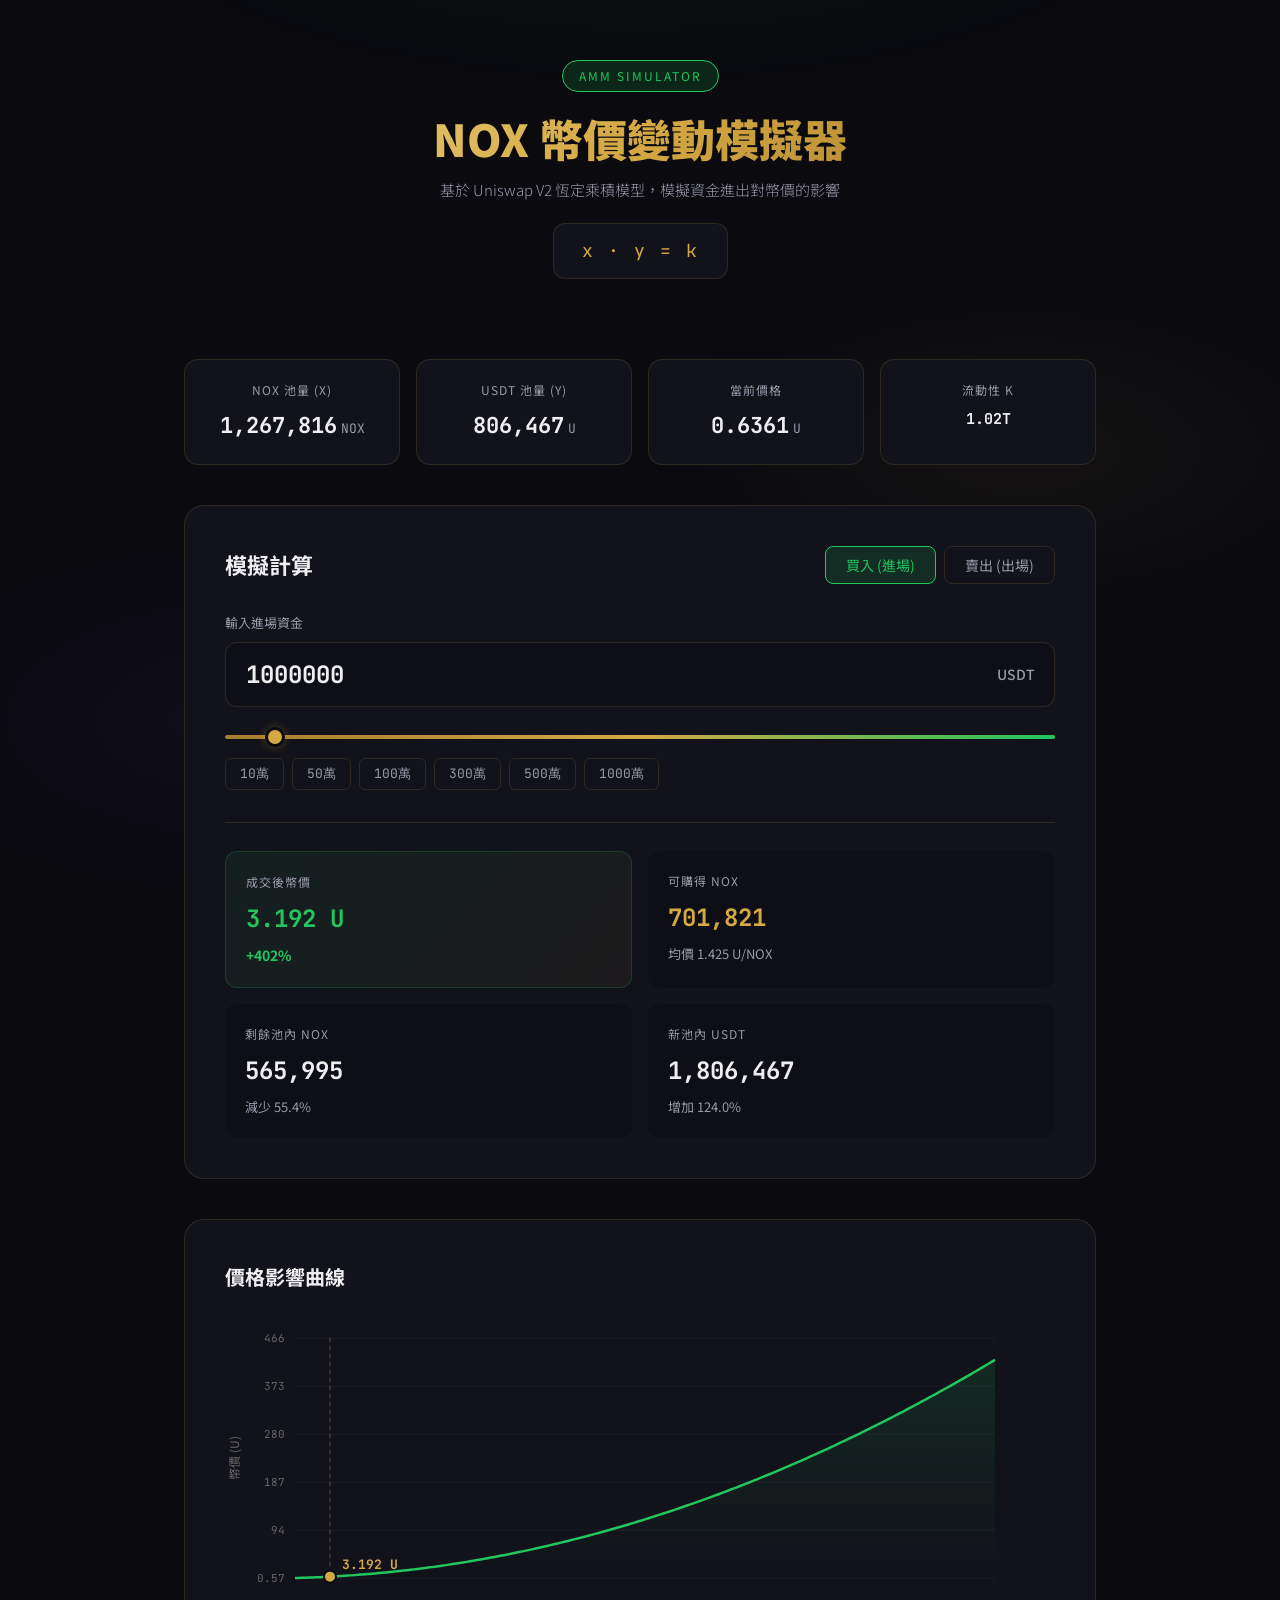
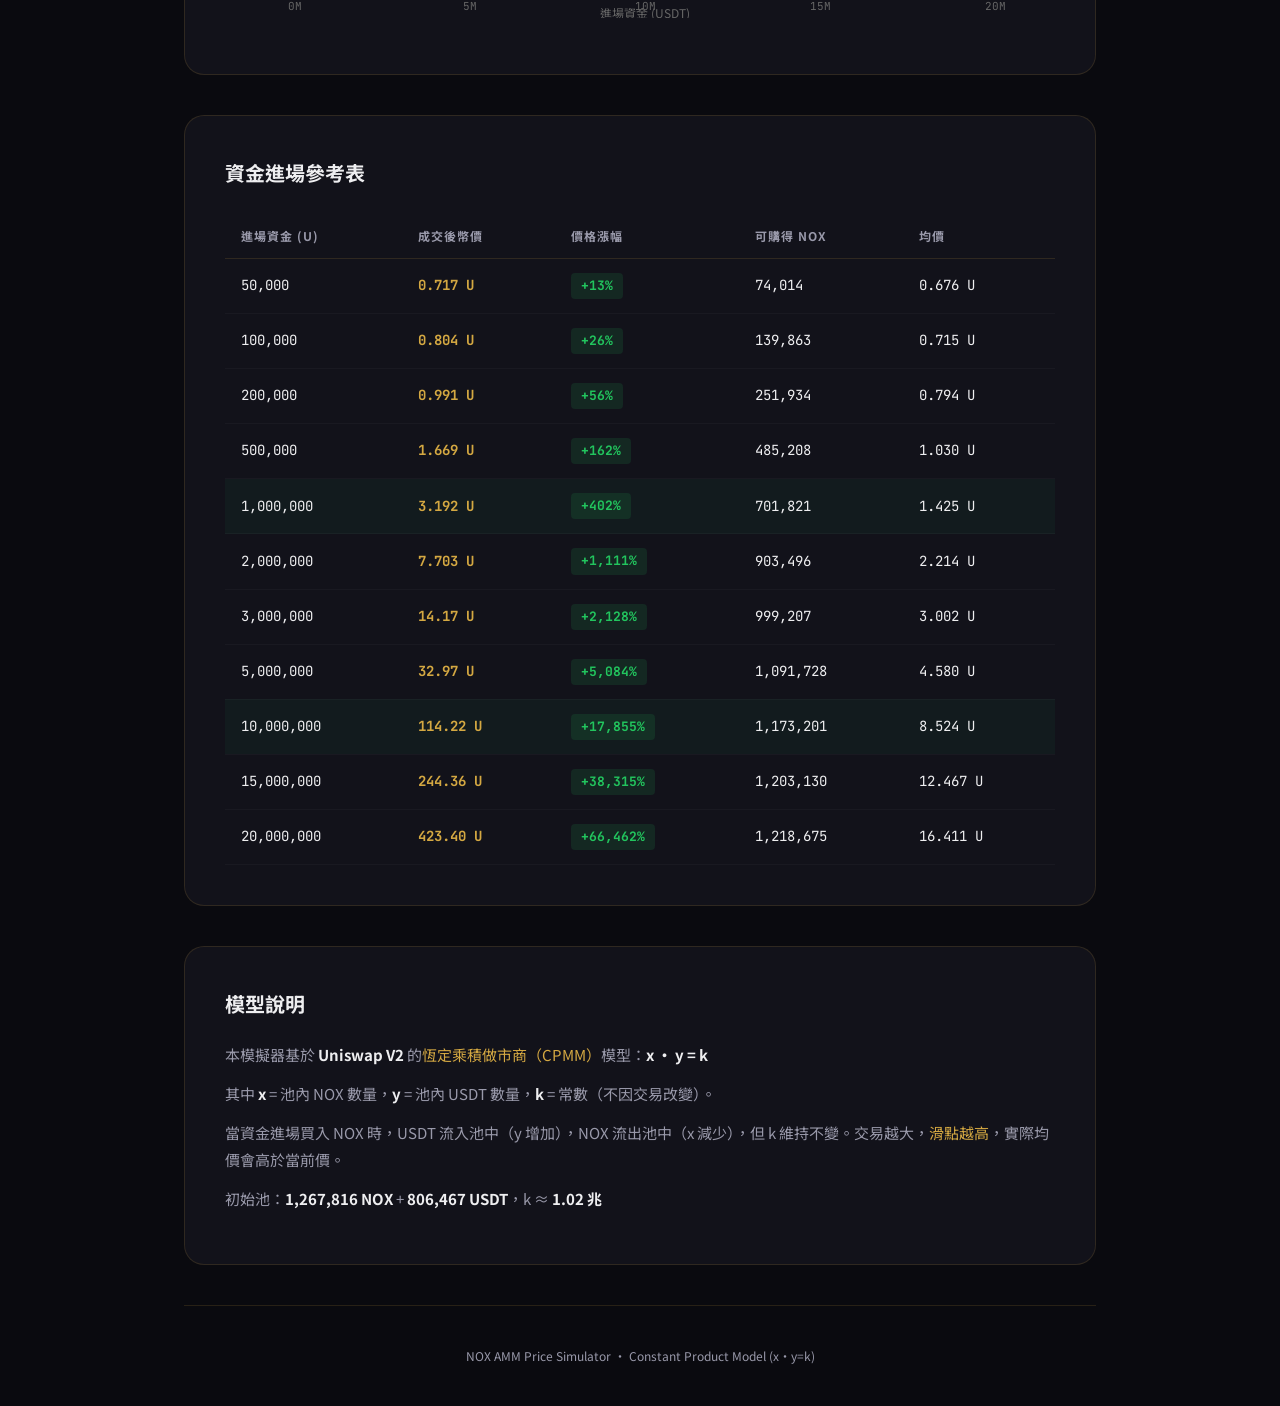
<file: index.html>
<!DOCTYPE html>
<html lang="zh-Hant">
<head>
<meta charset="UTF-8">
<meta name="viewport" content="width=device-width, initial-scale=1.0">
<title>NOX AMM 幣價模擬器</title>
<style>
  @import url('https://fonts.googleapis.com/css2?family=Noto+Sans+TC:wght@300;400;500;700;900&family=JetBrains+Mono:wght@400;700&display=swap');

  :root {
    --gold: #D4A842;
    --gold-light: #F0D68A;
    --gold-dark: #A67C2E;
    --green: #22C55E;
    --green-glow: rgba(34, 197, 94, 0.15);
    --red: #EF4444;
    --bg-dark: #0A0A0F;
    --bg-card: #12121A;
    --bg-card-hover: #1A1A28;
    --bg-input: #0E0E16;
    --text-primary: #EEEEF0;
    --text-secondary: #9999AA;
    --purple: #8B5CF6;
    --blue: #3B82F6;
    --border: rgba(212, 168, 66, 0.15);
    --border-focus: rgba(212, 168, 66, 0.4);
  }

  * { margin: 0; padding: 0; box-sizing: border-box; }

  body {
    font-family: 'Noto Sans TC', -apple-system, sans-serif;
    background: var(--bg-dark);
    color: var(--text-primary);
    line-height: 1.7;
    overflow-x: hidden;
    min-height: 100vh;
  }

  body::before {
    content: '';
    position: fixed;
    top: 0; left: 0; right: 0; bottom: 0;
    background:
      radial-gradient(ellipse 80% 50% at 50% -20%, rgba(34, 197, 94, 0.08) 0%, transparent 60%),
      radial-gradient(ellipse 60% 40% at 80% 50%, rgba(212, 168, 66, 0.05) 0%, transparent 50%),
      radial-gradient(ellipse 60% 40% at 20% 80%, rgba(139, 92, 246, 0.05) 0%, transparent 50%);
    pointer-events: none;
    z-index: 0;
  }

  .container {
    max-width: 960px;
    margin: 0 auto;
    padding: 0 24px;
    position: relative;
    z-index: 1;
  }

  /* Hero */
  .hero {
    text-align: center;
    padding: 60px 0 40px;
  }

  .hero-badge {
    display: inline-block;
    padding: 5px 16px;
    border: 1px solid var(--green);
    border-radius: 50px;
    font-size: 12px;
    letter-spacing: 2px;
    color: var(--green);
    text-transform: uppercase;
    margin-bottom: 20px;
    background: var(--green-glow);
  }

  .hero h1 {
    font-size: clamp(28px, 5vw, 44px);
    font-weight: 900;
    line-height: 1.2;
    margin-bottom: 12px;
    background: linear-gradient(135deg, var(--gold-light) 0%, var(--gold) 50%, var(--gold-dark) 100%);
    -webkit-background-clip: text;
    -webkit-text-fill-color: transparent;
    background-clip: text;
  }

  .hero-sub {
    font-size: 15px;
    color: var(--text-secondary);
    font-weight: 300;
  }

  .formula-bar {
    display: inline-block;
    background: var(--bg-card);
    border: 1px solid var(--border);
    border-radius: 12px;
    padding: 12px 28px;
    margin-top: 20px;
    font-family: 'JetBrains Mono', monospace;
    font-size: 18px;
    color: var(--gold);
    letter-spacing: 2px;
  }

  /* Current pool state */
  .pool-state {
    display: grid;
    grid-template-columns: repeat(4, 1fr);
    gap: 16px;
    margin: 40px 0;
  }

  .pool-stat {
    background: var(--bg-card);
    border: 1px solid var(--border);
    border-radius: 14px;
    padding: 20px;
    text-align: center;
  }

  .pool-stat-label {
    font-size: 12px;
    color: var(--text-secondary);
    letter-spacing: 1px;
    text-transform: uppercase;
    margin-bottom: 6px;
  }

  .pool-stat-value {
    font-family: 'JetBrains Mono', monospace;
    font-size: 22px;
    font-weight: 700;
    color: var(--text-primary);
  }

  .pool-stat-value .unit {
    font-size: 13px;
    color: var(--text-secondary);
    font-weight: 400;
    margin-left: 4px;
  }

  /* Simulator */
  .simulator {
    background: var(--bg-card);
    border: 1px solid var(--border);
    border-radius: 20px;
    padding: 40px;
    margin-bottom: 40px;
  }

  .sim-header {
    display: flex;
    align-items: center;
    justify-content: space-between;
    margin-bottom: 28px;
    flex-wrap: wrap;
    gap: 12px;
  }

  .sim-header h2 {
    font-size: 22px;
    font-weight: 700;
  }

  .sim-direction {
    display: flex;
    gap: 8px;
  }

  .dir-btn {
    padding: 8px 20px;
    border-radius: 8px;
    border: 1px solid var(--border);
    background: transparent;
    color: var(--text-secondary);
    font-family: 'Noto Sans TC', sans-serif;
    font-size: 14px;
    cursor: pointer;
    transition: all 0.2s;
  }

  .dir-btn.active {
    background: var(--green-glow);
    border-color: var(--green);
    color: var(--green);
  }

  .dir-btn.sell.active {
    background: rgba(239, 68, 68, 0.1);
    border-color: var(--red);
    color: var(--red);
  }

  .input-group {
    margin-bottom: 24px;
  }

  .input-label {
    font-size: 13px;
    color: var(--text-secondary);
    margin-bottom: 8px;
    display: block;
  }

  .input-wrapper {
    position: relative;
  }

  .input-wrapper input {
    width: 100%;
    padding: 16px 20px;
    padding-right: 60px;
    background: var(--bg-input);
    border: 1px solid var(--border);
    border-radius: 12px;
    color: var(--text-primary);
    font-family: 'JetBrains Mono', monospace;
    font-size: 24px;
    font-weight: 700;
    outline: none;
    transition: border-color 0.2s;
  }

  .input-wrapper input:focus {
    border-color: var(--border-focus);
  }

  .input-unit {
    position: absolute;
    right: 20px;
    top: 50%;
    transform: translateY(-50%);
    font-size: 14px;
    color: var(--text-secondary);
    font-weight: 500;
  }

  .slider-wrapper {
    margin-top: 12px;
  }

  .slider-wrapper input[type="range"] {
    width: 100%;
    -webkit-appearance: none;
    height: 4px;
    border-radius: 2px;
    background: linear-gradient(to right, var(--gold-dark), var(--gold), var(--green));
    outline: none;
  }

  .slider-wrapper input[type="range"]::-webkit-slider-thumb {
    -webkit-appearance: none;
    width: 20px;
    height: 20px;
    border-radius: 50%;
    background: var(--gold);
    cursor: pointer;
    border: 3px solid var(--bg-dark);
    box-shadow: 0 0 10px rgba(212, 168, 66, 0.3);
  }

  .preset-btns {
    display: flex;
    gap: 8px;
    margin-top: 12px;
    flex-wrap: wrap;
  }

  .preset-btn {
    padding: 6px 14px;
    border-radius: 6px;
    border: 1px solid var(--border);
    background: transparent;
    color: var(--text-secondary);
    font-family: 'JetBrains Mono', monospace;
    font-size: 13px;
    cursor: pointer;
    transition: all 0.2s;
  }

  .preset-btn:hover {
    border-color: var(--gold);
    color: var(--gold);
    background: rgba(212, 168, 66, 0.06);
  }

  /* Results */
  .results {
    display: grid;
    grid-template-columns: 1fr 1fr;
    gap: 16px;
    margin-top: 32px;
    padding-top: 28px;
    border-top: 1px solid var(--border);
  }

  .result-card {
    background: var(--bg-input);
    border-radius: 12px;
    padding: 20px;
  }

  .result-label {
    font-size: 12px;
    color: var(--text-secondary);
    letter-spacing: 1px;
    text-transform: uppercase;
    margin-bottom: 6px;
  }

  .result-value {
    font-family: 'JetBrains Mono', monospace;
    font-size: 24px;
    font-weight: 700;
  }

  .result-sub {
    font-size: 13px;
    color: var(--text-secondary);
    margin-top: 4px;
  }

  .result-change {
    font-size: 14px;
    font-weight: 700;
    margin-top: 4px;
  }

  .up { color: var(--green); }
  .down { color: var(--red); }

  .result-card.highlight {
    background: linear-gradient(135deg, rgba(34, 197, 94, 0.08), rgba(212, 168, 66, 0.06));
    border: 1px solid rgba(34, 197, 94, 0.2);
  }

  /* Chart area */
  .chart-section {
    background: var(--bg-card);
    border: 1px solid var(--border);
    border-radius: 20px;
    padding: 40px;
    margin-bottom: 40px;
  }

  .chart-section h2 {
    font-size: 20px;
    margin-bottom: 24px;
  }

  .chart-container {
    position: relative;
    height: 300px;
    margin-bottom: 16px;
  }

  canvas {
    width: 100% !important;
    height: 100% !important;
  }

  /* Reference table */
  .ref-table-section {
    background: var(--bg-card);
    border: 1px solid var(--border);
    border-radius: 20px;
    padding: 40px;
    margin-bottom: 40px;
  }

  .ref-table-section h2 {
    font-size: 20px;
    margin-bottom: 24px;
  }

  .ref-table {
    width: 100%;
    border-collapse: collapse;
  }

  .ref-table th {
    text-align: left;
    padding: 12px 16px;
    font-size: 12px;
    color: var(--text-secondary);
    letter-spacing: 1px;
    text-transform: uppercase;
    border-bottom: 1px solid var(--border);
  }

  .ref-table td {
    padding: 14px 16px;
    font-family: 'JetBrains Mono', monospace;
    font-size: 14px;
    border-bottom: 1px solid rgba(255,255,255,0.03);
  }

  .ref-table tr:hover td {
    background: rgba(212, 168, 66, 0.03);
  }

  .ref-table .highlight-row td {
    background: rgba(34, 197, 94, 0.05);
  }

  .badge-up {
    display: inline-block;
    padding: 2px 10px;
    border-radius: 4px;
    background: rgba(34, 197, 94, 0.12);
    color: var(--green);
    font-size: 13px;
    font-weight: 700;
  }

  /* Explanation */
  .explain {
    background: var(--bg-card);
    border: 1px solid var(--border);
    border-radius: 20px;
    padding: 40px;
    margin-bottom: 40px;
  }

  .explain h2 {
    font-size: 20px;
    margin-bottom: 20px;
  }

  .explain p {
    color: var(--text-secondary);
    font-size: 15px;
    margin-bottom: 12px;
    line-height: 1.8;
  }

  .explain strong { color: var(--text-primary); }
  .explain .gold { color: var(--gold); }

  /* Footer */
  .footer {
    text-align: center;
    padding: 40px 0;
    border-top: 1px solid var(--border);
  }

  .footer p {
    color: var(--text-secondary);
    font-size: 12px;
  }

  /* Responsive */
  @media (max-width: 768px) {
    .pool-state { grid-template-columns: repeat(2, 1fr); }
    .results { grid-template-columns: 1fr; }
    .simulator { padding: 24px; }
    .chart-section, .ref-table-section, .explain { padding: 24px; }
    .ref-table { font-size: 12px; }
    .ref-table th, .ref-table td { padding: 10px 8px; }
  }

  @media (max-width: 480px) {
    .pool-state { grid-template-columns: 1fr 1fr; gap: 10px; }
    .pool-stat { padding: 14px; }
    .pool-stat-value { font-size: 18px; }
    .input-wrapper input { font-size: 20px; }
    .hero { padding: 40px 0 24px; }
  }

  /* Animations */
  .fade-in {
    opacity: 0;
    transform: translateY(20px);
    transition: opacity 0.5s ease, transform 0.5s ease;
  }
  .fade-in.visible { opacity: 1; transform: translateY(0); }
</style>
</head>
<body>

<div class="container">

  <section class="hero fade-in">
    <div class="hero-badge">AMM Simulator</div>
    <h1>NOX 幣價變動模擬器</h1>
    <p class="hero-sub">基於 Uniswap V2 恆定乘積模型，模擬資金進出對幣價的影響</p>
    <div class="formula-bar">x &middot; y = k</div>
  </section>

  <div class="pool-state fade-in">
    <div class="pool-stat">
      <div class="pool-stat-label">NOX 池量 (x)</div>
      <div class="pool-stat-value">1,267,816<span class="unit">NOX</span></div>
    </div>
    <div class="pool-stat">
      <div class="pool-stat-label">USDT 池量 (y)</div>
      <div class="pool-stat-value">806,467<span class="unit">U</span></div>
    </div>
    <div class="pool-stat">
      <div class="pool-stat-label">當前價格</div>
      <div class="pool-stat-value">0.6361<span class="unit">U</span></div>
    </div>
    <div class="pool-stat">
      <div class="pool-stat-label">流動性 k</div>
      <div class="pool-stat-value" style="font-size:15px">1.02T</div>
    </div>
  </div>

  <!-- Simulator -->
  <section class="simulator fade-in">
    <div class="sim-header">
      <h2>模擬計算</h2>
      <div class="sim-direction">
        <button class="dir-btn active" id="btn-buy" onclick="setDirection('buy')">買入 (進場)</button>
        <button class="dir-btn sell" id="btn-sell" onclick="setDirection('sell')">賣出 (出場)</button>
      </div>
    </div>

    <div class="input-group">
      <label class="input-label" id="input-label-text">輸入進場資金</label>
      <div class="input-wrapper">
        <input type="number" id="amount-input" value="1000000" min="0" step="10000" oninput="calculate()">
        <span class="input-unit" id="input-unit-text">USDT</span>
      </div>
      <div class="slider-wrapper">
        <input type="range" id="amount-slider" min="10000" max="20000000" step="10000" value="1000000" oninput="syncSlider()">
      </div>
      <div class="preset-btns">
        <button class="preset-btn" onclick="setAmount(100000)">10萬</button>
        <button class="preset-btn" onclick="setAmount(500000)">50萬</button>
        <button class="preset-btn" onclick="setAmount(1000000)">100萬</button>
        <button class="preset-btn" onclick="setAmount(3000000)">300萬</button>
        <button class="preset-btn" onclick="setAmount(5000000)">500萬</button>
        <button class="preset-btn" onclick="setAmount(10000000)">1000萬</button>
      </div>
    </div>

    <div class="results" id="results">
      <div class="result-card highlight">
        <div class="result-label">成交後幣價</div>
        <div class="result-value up" id="res-price">2.69 U</div>
        <div class="result-change up" id="res-change">+532%</div>
      </div>
      <div class="result-card">
        <div class="result-label" id="res-nox-label">可購得 NOX</div>
        <div class="result-value" id="res-nox" style="color:var(--gold)">933,869</div>
        <div class="result-sub" id="res-avg">均價 1.071 U/NOX</div>
      </div>
      <div class="result-card">
        <div class="result-label">剩餘池內 NOX</div>
        <div class="result-value" id="res-pool-nox">615,061</div>
        <div class="result-sub" id="res-pool-pct">減少 60.3%</div>
      </div>
      <div class="result-card">
        <div class="result-label">新池內 USDT</div>
        <div class="result-value" id="res-pool-usdt">1,658,620</div>
        <div class="result-sub" id="res-pool-usdt-pct">增加 151.8%</div>
      </div>
    </div>
  </section>

  <!-- Chart -->
  <section class="chart-section fade-in">
    <h2>價格影響曲線</h2>
    <div class="chart-container">
      <canvas id="priceChart"></canvas>
    </div>
  </section>

  <!-- Reference table -->
  <section class="ref-table-section fade-in">
    <h2>資金進場參考表</h2>
    <table class="ref-table">
      <thead>
        <tr>
          <th>進場資金 (U)</th>
          <th>成交後幣價</th>
          <th>價格漲幅</th>
          <th>可購得 NOX</th>
          <th>均價</th>
        </tr>
      </thead>
      <tbody id="ref-tbody"></tbody>
    </table>
  </section>

  <!-- Explanation -->
  <section class="explain fade-in">
    <h2>模型說明</h2>
    <p>本模擬器基於 <strong>Uniswap V2</strong> 的<span class="gold">恆定乘積做市商（CPMM）</span>模型：<strong>x &middot; y = k</strong></p>
    <p>其中 <strong>x</strong> = 池內 NOX 數量，<strong>y</strong> = 池內 USDT 數量，<strong>k</strong> = 常數（不因交易改變）。</p>
    <p>當資金進場買入 NOX 時，USDT 流入池中（y 增加），NOX 流出池中（x 減少），但 k 維持不變。交易越大，<span class="gold">滑點越高</span>，實際均價會高於當前價。</p>
    <p>初始池：<strong>1,267,816 NOX</strong> + <strong>806,467 USDT</strong>，k &approx; <strong>1.02 兆</strong></p>
  </section>

  <footer class="footer">
    <p>NOX AMM Price Simulator &middot; Constant Product Model (x&middot;y=k)</p>
  </footer>

</div>

<script>
  // Pool constants
  const INIT_NOX = 1267816;
  const INIT_USDT = 806467;
  const K = INIT_NOX * INIT_USDT;
  const INIT_PRICE = INIT_USDT / INIT_NOX;

  let direction = 'buy';

  function setDirection(dir) {
    direction = dir;
    document.getElementById('btn-buy').classList.toggle('active', dir === 'buy');
    document.getElementById('btn-sell').classList.toggle('active', dir === 'sell');
    if (dir === 'buy') {
      document.getElementById('input-label-text').textContent = '輸入進場資金';
      document.getElementById('input-unit-text').textContent = 'USDT';
    } else {
      document.getElementById('input-label-text').textContent = '輸入賣出 NOX 數量';
      document.getElementById('input-unit-text').textContent = 'NOX';
    }
    calculate();
  }

  function setAmount(val) {
    document.getElementById('amount-input').value = val;
    document.getElementById('amount-slider').value = Math.min(val, 20000000);
    calculate();
  }

  function syncSlider() {
    document.getElementById('amount-input').value = document.getElementById('amount-slider').value;
    calculate();
  }

  function fmt(n, decimals = 0) {
    if (decimals === 0) return Math.round(n).toLocaleString('en-US');
    return n.toLocaleString('en-US', { minimumFractionDigits: decimals, maximumFractionDigits: decimals });
  }

  function calculate() {
    const amount = parseFloat(document.getElementById('amount-input').value) || 0;
    if (amount <= 0) return;

    if (direction === 'buy') {
      calcBuy(amount);
    } else {
      calcSell(amount);
    }
    drawChart();
  }

  function calcBuy(usdtIn) {
    const newUsdt = INIT_USDT + usdtIn;
    const newNox = K / newUsdt;
    const noxOut = INIT_NOX - newNox;
    const newPrice = newUsdt / newNox;
    const avgPrice = usdtIn / noxOut;
    const priceChange = ((newPrice - INIT_PRICE) / INIT_PRICE * 100);
    const noxChangePct = ((newNox - INIT_NOX) / INIT_NOX * 100);
    const usdtChangePct = ((newUsdt - INIT_USDT) / INIT_USDT * 100);

    document.getElementById('res-price').textContent = fmt(newPrice, newPrice < 10 ? 3 : 2) + ' U';
    document.getElementById('res-price').className = 'result-value up';
    document.getElementById('res-change').textContent = '+' + fmt(priceChange, 0) + '%';
    document.getElementById('res-change').className = 'result-change up';

    document.getElementById('res-nox-label').textContent = '可購得 NOX';
    document.getElementById('res-nox').textContent = fmt(noxOut);
    document.getElementById('res-avg').textContent = '均價 ' + fmt(avgPrice, 3) + ' U/NOX';

    document.getElementById('res-pool-nox').textContent = fmt(newNox);
    document.getElementById('res-pool-pct').textContent = '減少 ' + fmt(Math.abs(noxChangePct), 1) + '%';

    document.getElementById('res-pool-usdt').textContent = fmt(newUsdt);
    document.getElementById('res-pool-usdt-pct').textContent = '增加 ' + fmt(usdtChangePct, 1) + '%';
  }

  function calcSell(noxIn) {
    const newNox = INIT_NOX + noxIn;
    const newUsdt = K / newNox;
    const usdtOut = INIT_USDT - newUsdt;
    const newPrice = newUsdt / newNox;
    const avgPrice = usdtOut / noxIn;
    const priceChange = ((newPrice - INIT_PRICE) / INIT_PRICE * 100);
    const noxChangePct = ((newNox - INIT_NOX) / INIT_NOX * 100);
    const usdtChangePct = ((newUsdt - INIT_USDT) / INIT_USDT * 100);

    document.getElementById('res-price').textContent = fmt(newPrice, newPrice < 1 ? 4 : 3) + ' U';
    document.getElementById('res-price').className = 'result-value down';
    document.getElementById('res-change').textContent = fmt(priceChange, 1) + '%';
    document.getElementById('res-change').className = 'result-change down';

    document.getElementById('res-nox-label').textContent = '可套現 USDT';
    document.getElementById('res-nox').textContent = fmt(usdtOut);
    document.getElementById('res-avg').textContent = '均價 ' + fmt(avgPrice, 4) + ' U/NOX';

    document.getElementById('res-pool-nox').textContent = fmt(newNox);
    document.getElementById('res-pool-pct').textContent = '增加 ' + fmt(noxChangePct, 1) + '%';

    document.getElementById('res-pool-usdt').textContent = fmt(newUsdt);
    document.getElementById('res-pool-usdt-pct').textContent = '減少 ' + fmt(Math.abs(usdtChangePct), 1) + '%';
  }

  // Reference table
  function buildRefTable() {
    const amounts = [50000, 100000, 200000, 500000, 1000000, 2000000, 3000000, 5000000, 10000000, 15000000, 20000000];
    const tbody = document.getElementById('ref-tbody');
    tbody.innerHTML = '';

    for (const amt of amounts) {
      const newUsdt = INIT_USDT + amt;
      const newNox = K / newUsdt;
      const noxOut = INIT_NOX - newNox;
      const newPrice = newUsdt / newNox;
      const avgPrice = amt / noxOut;
      const change = ((newPrice - INIT_PRICE) / INIT_PRICE * 100);

      const highlight = (amt === 1000000 || amt === 10000000) ? ' class="highlight-row"' : '';
      tbody.innerHTML += `<tr${highlight}>
        <td>${fmt(amt)}</td>
        <td style="color:var(--gold);font-weight:700">${fmt(newPrice, newPrice < 10 ? 3 : 2)} U</td>
        <td><span class="badge-up">+${fmt(change, 0)}%</span></td>
        <td>${fmt(noxOut)}</td>
        <td>${fmt(avgPrice, 3)} U</td>
      </tr>`;
    }
  }

  // Canvas chart
  function drawChart() {
    const canvas = document.getElementById('priceChart');
    const ctx = canvas.getContext('2d');
    const dpr = window.devicePixelRatio || 1;
    const rect = canvas.parentElement.getBoundingClientRect();
    canvas.width = rect.width * dpr;
    canvas.height = rect.height * dpr;
    ctx.scale(dpr, dpr);
    const W = rect.width;
    const H = rect.height;

    ctx.clearRect(0, 0, W, H);

    const pad = { top: 20, right: 60, bottom: 40, left: 70 };
    const cW = W - pad.left - pad.right;
    const cH = H - pad.top - pad.bottom;

    // Generate data points
    const points = [];
    const maxInput = 20000000;
    const steps = 200;

    for (let i = 0; i <= steps; i++) {
      const input = (i / steps) * maxInput;
      let price;
      if (direction === 'buy') {
        const newUsdt = INIT_USDT + input;
        const newNox = K / newUsdt;
        price = newUsdt / newNox;
      } else {
        const newNox = INIT_NOX + input;
        const newUsdt = K / newNox;
        price = newUsdt / newNox;
      }
      points.push({ input, price });
    }

    const maxPrice = Math.max(...points.map(p => p.price)) * 1.1;
    const minPrice = Math.min(...points.map(p => p.price)) * 0.9;

    // Grid
    ctx.strokeStyle = 'rgba(255,255,255,0.05)';
    ctx.lineWidth = 1;
    for (let i = 0; i <= 5; i++) {
      const y = pad.top + (i / 5) * cH;
      ctx.beginPath();
      ctx.moveTo(pad.left, y);
      ctx.lineTo(pad.left + cW, y);
      ctx.stroke();

      const val = maxPrice - (i / 5) * (maxPrice - minPrice);
      ctx.fillStyle = '#666';
      ctx.font = '11px JetBrains Mono';
      ctx.textAlign = 'right';
      ctx.fillText(val < 10 ? val.toFixed(2) : Math.round(val) + '', pad.left - 10, y + 4);
    }

    // X axis labels
    for (let i = 0; i <= 4; i++) {
      const x = pad.left + (i / 4) * cW;
      const val = (i / 4) * maxInput;
      ctx.fillStyle = '#666';
      ctx.font = '11px JetBrains Mono';
      ctx.textAlign = 'center';
      ctx.fillText((val / 1000000).toFixed(0) + 'M', x, H - 8);
    }

    // Gradient fill
    const gradient = ctx.createLinearGradient(0, pad.top, 0, pad.top + cH);
    if (direction === 'buy') {
      gradient.addColorStop(0, 'rgba(34, 197, 94, 0.15)');
      gradient.addColorStop(1, 'rgba(34, 197, 94, 0)');
    } else {
      gradient.addColorStop(0, 'rgba(239, 68, 68, 0)');
      gradient.addColorStop(1, 'rgba(239, 68, 68, 0.15)');
    }

    ctx.beginPath();
    ctx.moveTo(pad.left, pad.top + cH);
    for (const p of points) {
      const x = pad.left + (p.input / maxInput) * cW;
      const y = pad.top + ((maxPrice - p.price) / (maxPrice - minPrice)) * cH;
      ctx.lineTo(x, y);
    }
    ctx.lineTo(pad.left + cW, pad.top + cH);
    ctx.closePath();
    ctx.fillStyle = gradient;
    ctx.fill();

    // Line
    ctx.beginPath();
    for (let i = 0; i < points.length; i++) {
      const p = points[i];
      const x = pad.left + (p.input / maxInput) * cW;
      const y = pad.top + ((maxPrice - p.price) / (maxPrice - minPrice)) * cH;
      if (i === 0) ctx.moveTo(x, y);
      else ctx.lineTo(x, y);
    }
    ctx.strokeStyle = direction === 'buy' ? '#22C55E' : '#EF4444';
    ctx.lineWidth = 2.5;
    ctx.stroke();

    // Current input marker
    const currentAmount = parseFloat(document.getElementById('amount-input').value) || 0;
    if (currentAmount > 0 && currentAmount <= maxInput) {
      let markerPrice;
      if (direction === 'buy') {
        const nu = INIT_USDT + currentAmount;
        const nn = K / nu;
        markerPrice = nu / nn;
      } else {
        const nn = INIT_NOX + currentAmount;
        const nu = K / nn;
        markerPrice = nu / nn;
      }
      const mx = pad.left + (currentAmount / maxInput) * cW;
      const my = pad.top + ((maxPrice - markerPrice) / (maxPrice - minPrice)) * cH;

      // Vertical dashed line
      ctx.setLineDash([4, 4]);
      ctx.strokeStyle = 'rgba(212, 168, 66, 0.4)';
      ctx.lineWidth = 1;
      ctx.beginPath();
      ctx.moveTo(mx, pad.top);
      ctx.lineTo(mx, pad.top + cH);
      ctx.stroke();
      ctx.setLineDash([]);

      // Dot
      ctx.beginPath();
      ctx.arc(mx, my, 6, 0, Math.PI * 2);
      ctx.fillStyle = '#D4A842';
      ctx.fill();
      ctx.strokeStyle = '#0A0A0F';
      ctx.lineWidth = 2;
      ctx.stroke();

      // Label
      ctx.fillStyle = '#D4A842';
      ctx.font = 'bold 13px JetBrains Mono';
      ctx.textAlign = 'left';
      const labelText = markerPrice < 10 ? markerPrice.toFixed(3) + ' U' : Math.round(markerPrice) + ' U';
      ctx.fillText(labelText, mx + 12, my - 8);
    }

    // Axis label
    ctx.fillStyle = '#666';
    ctx.font = '12px Noto Sans TC';
    ctx.textAlign = 'center';
    ctx.fillText(direction === 'buy' ? '進場資金 (USDT)' : '賣出數量 (NOX)', pad.left + cW / 2, H - 0);
    ctx.save();
    ctx.translate(14, pad.top + cH / 2);
    ctx.rotate(-Math.PI / 2);
    ctx.fillText('幣價 (U)', 0, 0);
    ctx.restore();
  }

  // Init
  calculate();
  buildRefTable();

  // Resize
  window.addEventListener('resize', () => { drawChart(); });

  // Scroll animations
  const observer = new IntersectionObserver((entries) => {
    entries.forEach(e => { if (e.isIntersecting) e.target.classList.add('visible'); });
  }, { threshold: 0.1 });
  document.querySelectorAll('.fade-in').forEach(el => observer.observe(el));
  setTimeout(() => {
    document.querySelectorAll('.hero, .pool-state').forEach(el => el.classList.add('visible'));
  }, 100);

  // Sync slider on input change
  document.getElementById('amount-input').addEventListener('input', function() {
    document.getElementById('amount-slider').value = Math.min(this.value, 20000000);
  });
</script>

</body>
</html>
</file>
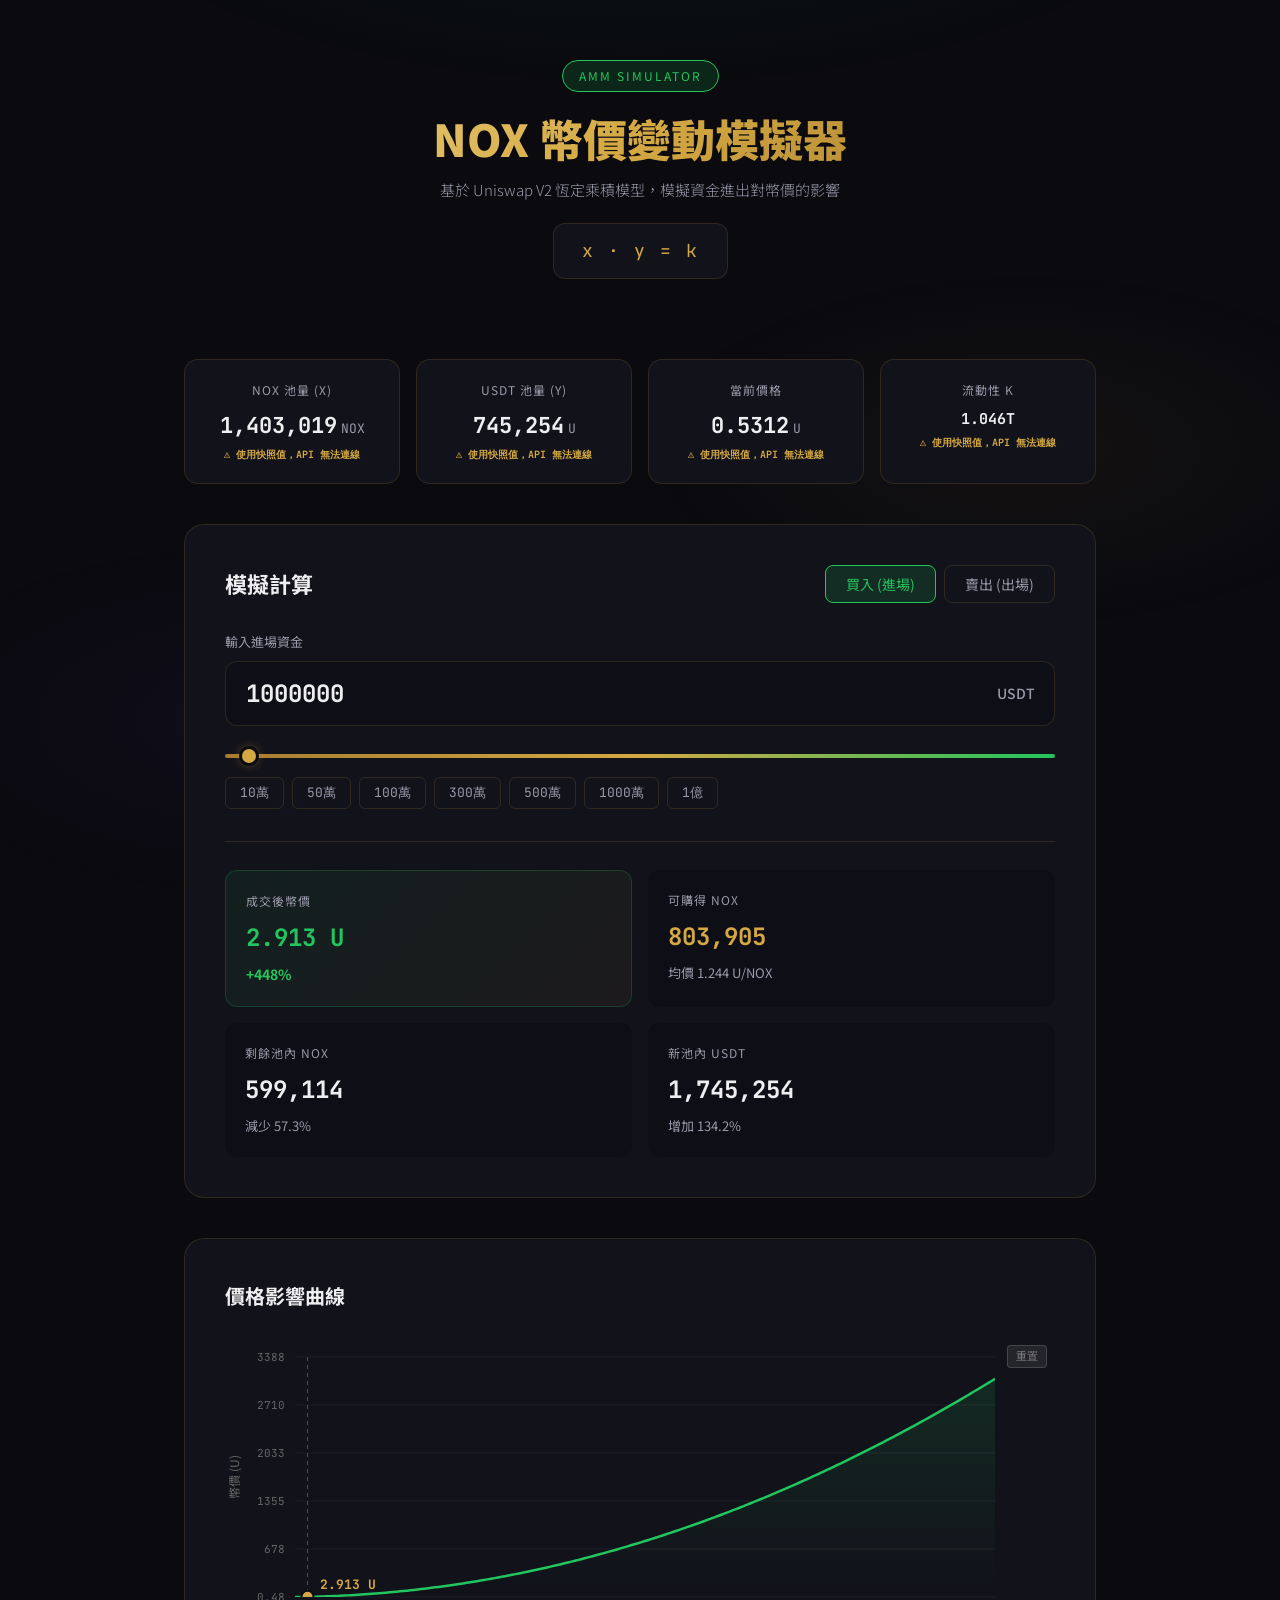
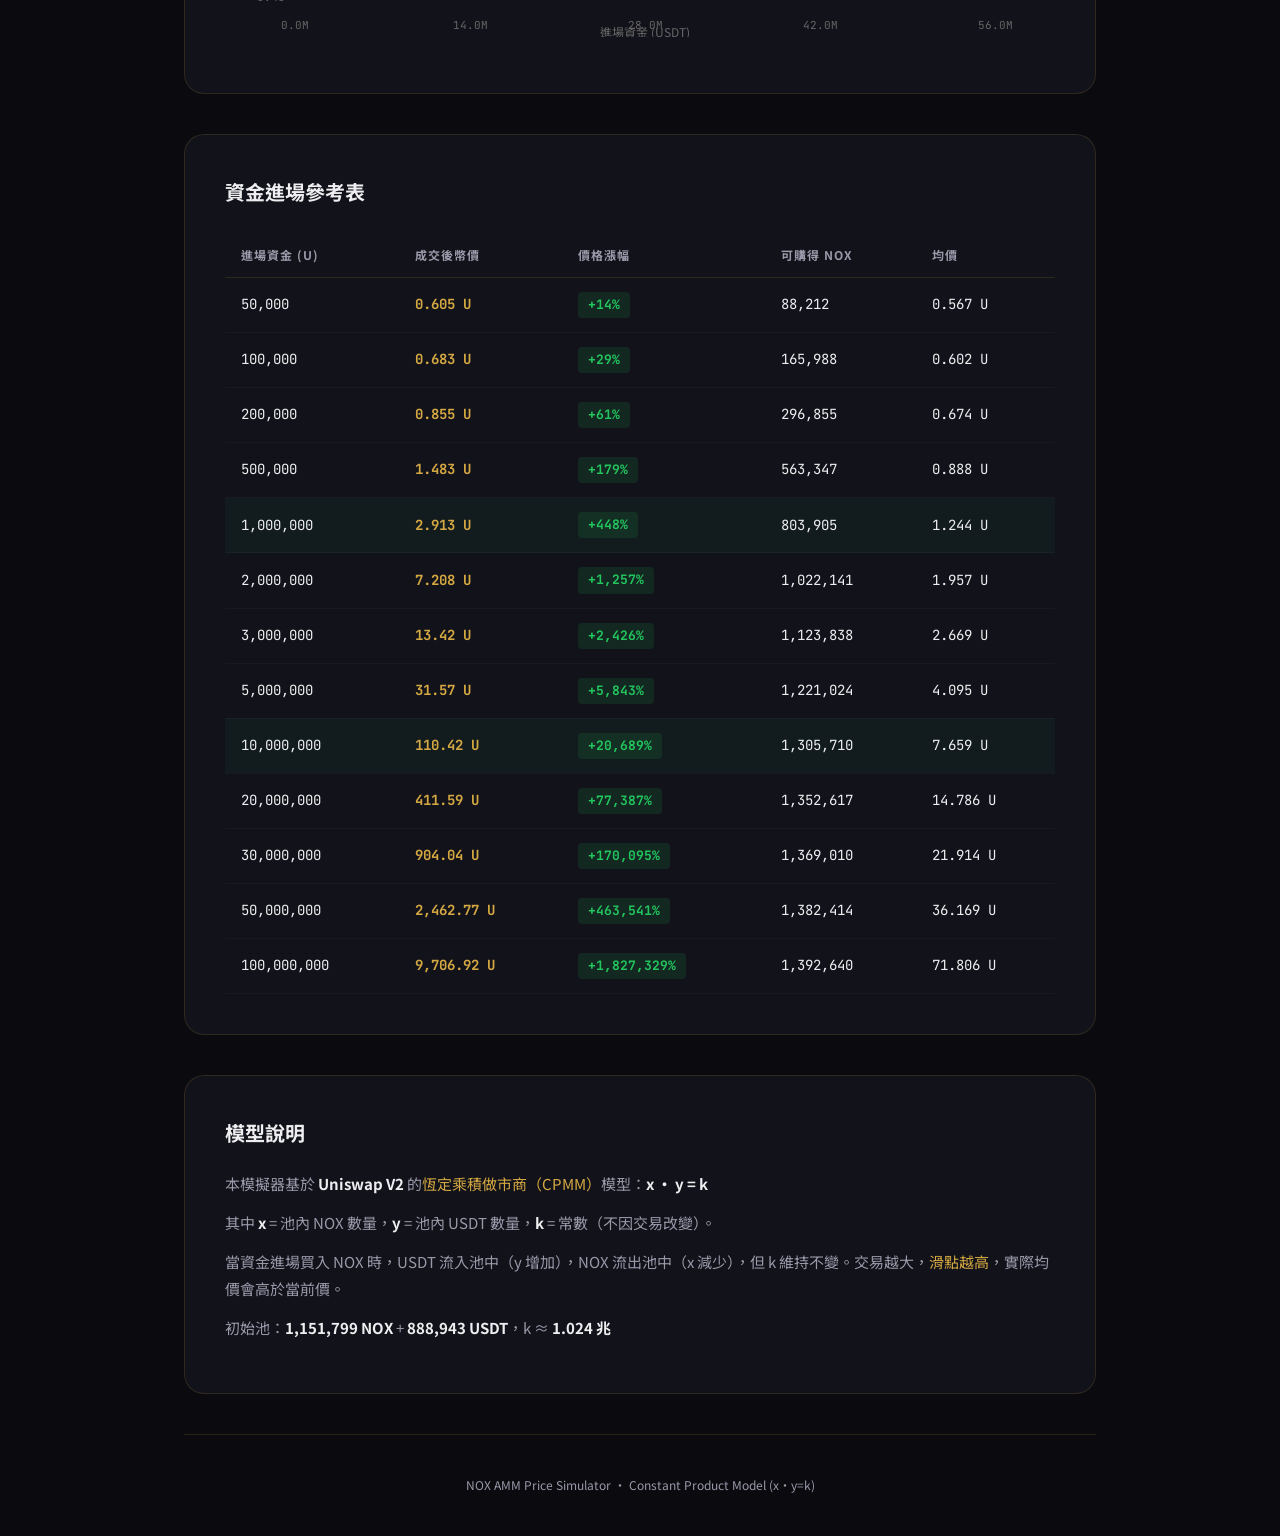
<file: amm.html>
<!DOCTYPE html>
<html lang="zh-Hant">
<head>
<meta charset="UTF-8">
<meta name="viewport" content="width=device-width, initial-scale=1.0">
<title>NOX AMM 幣價模擬器</title>
<style>
  @import url('https://fonts.googleapis.com/css2?family=Noto+Sans+TC:wght@300;400;500;700;900&family=JetBrains+Mono:wght@400;700&display=swap');

  :root {
    --gold: #D4A842;
    --gold-light: #F0D68A;
    --gold-dark: #A67C2E;
    --green: #22C55E;
    --green-glow: rgba(34, 197, 94, 0.15);
    --red: #EF4444;
    --bg-dark: #0A0A0F;
    --bg-card: #12121A;
    --bg-card-hover: #1A1A28;
    --bg-input: #0E0E16;
    --text-primary: #EEEEF0;
    --text-secondary: #9999AA;
    --purple: #8B5CF6;
    --blue: #3B82F6;
    --border: rgba(212, 168, 66, 0.15);
    --border-focus: rgba(212, 168, 66, 0.4);
  }

  * { margin: 0; padding: 0; box-sizing: border-box; }

  body {
    font-family: 'Noto Sans TC', -apple-system, sans-serif;
    background: var(--bg-dark);
    color: var(--text-primary);
    line-height: 1.7;
    overflow-x: hidden;
    min-height: 100vh;
  }

  body::before {
    content: '';
    position: fixed;
    top: 0; left: 0; right: 0; bottom: 0;
    background:
      radial-gradient(ellipse 80% 50% at 50% -20%, rgba(34, 197, 94, 0.08) 0%, transparent 60%),
      radial-gradient(ellipse 60% 40% at 80% 50%, rgba(212, 168, 66, 0.05) 0%, transparent 50%),
      radial-gradient(ellipse 60% 40% at 20% 80%, rgba(139, 92, 246, 0.05) 0%, transparent 50%);
    pointer-events: none;
    z-index: 0;
  }

  .container {
    max-width: 960px;
    margin: 0 auto;
    padding: 0 24px;
    position: relative;
    z-index: 1;
  }

  /* Hero */
  .hero {
    text-align: center;
    padding: 60px 0 40px;
  }

  .hero-badge {
    display: inline-block;
    padding: 5px 16px;
    border: 1px solid var(--green);
    border-radius: 50px;
    font-size: 12px;
    letter-spacing: 2px;
    color: var(--green);
    text-transform: uppercase;
    margin-bottom: 20px;
    background: var(--green-glow);
  }

  .hero h1 {
    font-size: clamp(28px, 5vw, 44px);
    font-weight: 900;
    line-height: 1.2;
    margin-bottom: 12px;
    background: linear-gradient(135deg, var(--gold-light) 0%, var(--gold) 50%, var(--gold-dark) 100%);
    -webkit-background-clip: text;
    -webkit-text-fill-color: transparent;
    background-clip: text;
  }

  .hero-sub {
    font-size: 15px;
    color: var(--text-secondary);
    font-weight: 300;
  }

  .formula-bar {
    display: inline-block;
    background: var(--bg-card);
    border: 1px solid var(--border);
    border-radius: 12px;
    padding: 12px 28px;
    margin-top: 20px;
    font-family: 'JetBrains Mono', monospace;
    font-size: 18px;
    color: var(--gold);
    letter-spacing: 2px;
  }

  /* Current pool state */
  .pool-state {
    display: grid;
    grid-template-columns: repeat(4, 1fr);
    gap: 16px;
    margin: 40px 0;
  }

  .pool-stat {
    background: var(--bg-card);
    border: 1px solid var(--border);
    border-radius: 14px;
    padding: 20px;
    text-align: center;
  }

  .pool-stat-label {
    font-size: 12px;
    color: var(--text-secondary);
    letter-spacing: 1px;
    text-transform: uppercase;
    margin-bottom: 6px;
  }

  .pool-stat-value {
    font-family: 'JetBrains Mono', monospace;
    font-size: 22px;
    font-weight: 700;
    color: var(--text-primary);
  }

  .pool-stat-value .unit {
    font-size: 13px;
    color: var(--text-secondary);
    font-weight: 400;
    margin-left: 4px;
  }

  /* Simulator */
  .simulator {
    background: var(--bg-card);
    border: 1px solid var(--border);
    border-radius: 20px;
    padding: 40px;
    margin-bottom: 40px;
  }

  .sim-header {
    display: flex;
    align-items: center;
    justify-content: space-between;
    margin-bottom: 28px;
    flex-wrap: wrap;
    gap: 12px;
  }

  .sim-header h2 {
    font-size: 22px;
    font-weight: 700;
  }

  .sim-direction {
    display: flex;
    gap: 8px;
  }

  .dir-btn {
    padding: 8px 20px;
    border-radius: 8px;
    border: 1px solid var(--border);
    background: transparent;
    color: var(--text-secondary);
    font-family: 'Noto Sans TC', sans-serif;
    font-size: 14px;
    cursor: pointer;
    transition: all 0.2s;
  }

  .dir-btn.active {
    background: var(--green-glow);
    border-color: var(--green);
    color: var(--green);
  }

  .dir-btn.sell.active {
    background: rgba(239, 68, 68, 0.1);
    border-color: var(--red);
    color: var(--red);
  }

  .input-group {
    margin-bottom: 24px;
  }

  .input-label {
    font-size: 13px;
    color: var(--text-secondary);
    margin-bottom: 8px;
    display: block;
  }

  .input-wrapper {
    position: relative;
  }

  .input-wrapper input {
    width: 100%;
    padding: 16px 20px;
    padding-right: 60px;
    background: var(--bg-input);
    border: 1px solid var(--border);
    border-radius: 12px;
    color: var(--text-primary);
    font-family: 'JetBrains Mono', monospace;
    font-size: 24px;
    font-weight: 700;
    outline: none;
    transition: border-color 0.2s;
  }

  .input-wrapper input:focus {
    border-color: var(--border-focus);
  }

  .input-unit {
    position: absolute;
    right: 20px;
    top: 50%;
    transform: translateY(-50%);
    font-size: 14px;
    color: var(--text-secondary);
    font-weight: 500;
  }

  .slider-wrapper {
    margin-top: 12px;
  }

  .slider-wrapper input[type="range"] {
    width: 100%;
    -webkit-appearance: none;
    height: 4px;
    border-radius: 2px;
    background: linear-gradient(to right, var(--gold-dark), var(--gold), var(--green));
    outline: none;
  }

  .slider-wrapper input[type="range"]::-webkit-slider-thumb {
    -webkit-appearance: none;
    width: 20px;
    height: 20px;
    border-radius: 50%;
    background: var(--gold);
    cursor: pointer;
    border: 3px solid var(--bg-dark);
    box-shadow: 0 0 10px rgba(212, 168, 66, 0.3);
  }

  .preset-btns {
    display: flex;
    gap: 8px;
    margin-top: 12px;
    flex-wrap: wrap;
  }

  .preset-btn {
    padding: 6px 14px;
    border-radius: 6px;
    border: 1px solid var(--border);
    background: transparent;
    color: var(--text-secondary);
    font-family: 'JetBrains Mono', monospace;
    font-size: 13px;
    cursor: pointer;
    transition: all 0.2s;
  }

  .preset-btn:hover {
    border-color: var(--gold);
    color: var(--gold);
    background: rgba(212, 168, 66, 0.06);
  }

  /* Results */
  .results {
    display: grid;
    grid-template-columns: 1fr 1fr;
    gap: 16px;
    margin-top: 32px;
    padding-top: 28px;
    border-top: 1px solid var(--border);
  }

  .result-card {
    background: var(--bg-input);
    border-radius: 12px;
    padding: 20px;
  }

  .result-label {
    font-size: 12px;
    color: var(--text-secondary);
    letter-spacing: 1px;
    text-transform: uppercase;
    margin-bottom: 6px;
  }

  .result-value {
    font-family: 'JetBrains Mono', monospace;
    font-size: 24px;
    font-weight: 700;
  }

  .result-sub {
    font-size: 13px;
    color: var(--text-secondary);
    margin-top: 4px;
  }

  .result-change {
    font-size: 14px;
    font-weight: 700;
    margin-top: 4px;
  }

  .up { color: var(--green); }
  .down { color: var(--red); }

  .result-card.highlight {
    background: linear-gradient(135deg, rgba(34, 197, 94, 0.08), rgba(212, 168, 66, 0.06));
    border: 1px solid rgba(34, 197, 94, 0.2);
  }

  /* Chart area */
  .chart-section {
    background: var(--bg-card);
    border: 1px solid var(--border);
    border-radius: 20px;
    padding: 40px;
    margin-bottom: 40px;
  }

  .chart-section h2 {
    font-size: 20px;
    margin-bottom: 24px;
  }

  .chart-container {
    position: relative;
    height: 300px;
    margin-bottom: 16px;
  }

  canvas {
    width: 100% !important;
    height: 100% !important;
    cursor: grab;
  }
  canvas.dragging { cursor: grabbing; }
  #chart-reset-btn {
    position: absolute;
    top: 8px;
    right: 8px;
    background: rgba(255,255,255,0.08);
    border: 1px solid rgba(255,255,255,0.15);
    color: #888;
    font-size: 11px;
    padding: 3px 8px;
    border-radius: 4px;
    cursor: pointer;
  }
  #chart-reset-btn:hover { background: rgba(255,255,255,0.15); color: #ccc; }
  .pool-stat-note {
    font-size: 10px;
    color: #D4A842;
    margin-top: 2px;
  }

  /* Reference table */
  .ref-table-section {
    background: var(--bg-card);
    border: 1px solid var(--border);
    border-radius: 20px;
    padding: 40px;
    margin-bottom: 40px;
  }

  .ref-table-section h2 {
    font-size: 20px;
    margin-bottom: 24px;
  }

  .ref-table {
    width: 100%;
    border-collapse: collapse;
  }

  .ref-table th {
    text-align: left;
    padding: 12px 16px;
    font-size: 12px;
    color: var(--text-secondary);
    letter-spacing: 1px;
    text-transform: uppercase;
    border-bottom: 1px solid var(--border);
  }

  .ref-table td {
    padding: 14px 16px;
    font-family: 'JetBrains Mono', monospace;
    font-size: 14px;
    border-bottom: 1px solid rgba(255,255,255,0.03);
  }

  .ref-table tr:hover td {
    background: rgba(212, 168, 66, 0.03);
  }

  .ref-table .highlight-row td {
    background: rgba(34, 197, 94, 0.05);
  }

  .badge-up {
    display: inline-block;
    padding: 2px 10px;
    border-radius: 4px;
    background: rgba(34, 197, 94, 0.12);
    color: var(--green);
    font-size: 13px;
    font-weight: 700;
  }

  /* Explanation */
  .explain {
    background: var(--bg-card);
    border: 1px solid var(--border);
    border-radius: 20px;
    padding: 40px;
    margin-bottom: 40px;
  }

  .explain h2 {
    font-size: 20px;
    margin-bottom: 20px;
  }

  .explain p {
    color: var(--text-secondary);
    font-size: 15px;
    margin-bottom: 12px;
    line-height: 1.8;
  }

  .explain strong { color: var(--text-primary); }
  .explain .gold { color: var(--gold); }

  /* Footer */
  .footer {
    text-align: center;
    padding: 40px 0;
    border-top: 1px solid var(--border);
  }

  .footer p {
    color: var(--text-secondary);
    font-size: 12px;
  }

  /* Responsive */
  @media (max-width: 768px) {
    .pool-state { grid-template-columns: repeat(2, 1fr); }
    .results { grid-template-columns: 1fr; }
    .simulator { padding: 24px; }
    .chart-section, .ref-table-section, .explain { padding: 24px; }
    .ref-table { font-size: 12px; }
    .ref-table th, .ref-table td { padding: 10px 8px; }
  }

  @media (max-width: 480px) {
    .pool-state { grid-template-columns: 1fr 1fr; gap: 10px; }
    .pool-stat { padding: 14px; }
    .pool-stat-value { font-size: 16px; word-break: break-all; }
    .input-wrapper input { font-size: 20px; width: 100%; box-sizing: border-box; }
    .hero { padding: 40px 0 24px; }
    .chart-container { height: 220px; }
    .preset-btns { gap: 6px; }
    .preset-btn { font-size: 12px; padding: 5px 10px; }
    .ref-table th:nth-child(5), .ref-table td:nth-child(5) { display: none; }
  }

  .ref-table-wrapper {
    overflow-x: auto;
    -webkit-overflow-scrolling: touch;
  }

  /* Animations */
  .fade-in {
    opacity: 0;
    transform: translateY(20px);
    transition: opacity 0.5s ease, transform 0.5s ease;
  }
  .fade-in.visible { opacity: 1; transform: translateY(0); }
</style>
</head>
<body>

<div class="container">

  <section class="hero fade-in">
    <div class="hero-badge">AMM Simulator</div>
    <h1>NOX 幣價變動模擬器</h1>
    <p class="hero-sub">基於 Uniswap V2 恆定乘積模型，模擬資金進出對幣價的影響</p>
    <div class="formula-bar">x &middot; y = k</div>
  </section>

  <div class="pool-state fade-in">
    <div class="pool-stat">
      <div class="pool-stat-label">NOX 池量 (x)</div>
      <div class="pool-stat-value" id="pool-nox-val">載入中…</div>
    </div>
    <div class="pool-stat">
      <div class="pool-stat-label">USDT 池量 (y)</div>
      <div class="pool-stat-value" id="pool-usdt-val">載入中…</div>
    </div>
    <div class="pool-stat">
      <div class="pool-stat-label">當前價格</div>
      <div class="pool-stat-value" id="pool-price-val">載入中…</div>
    </div>
    <div class="pool-stat">
      <div class="pool-stat-label">流動性 k</div>
      <div class="pool-stat-value" id="pool-k-val" style="font-size:15px">載入中…</div>
    </div>
  </div>

  <!-- Simulator -->
  <section class="simulator fade-in">
    <div class="sim-header">
      <h2>模擬計算</h2>
      <div class="sim-direction">
        <button class="dir-btn active" id="btn-buy" onclick="setDirection('buy')">買入 (進場)</button>
        <button class="dir-btn sell" id="btn-sell" onclick="setDirection('sell')">賣出 (出場)</button>
      </div>
    </div>

    <div class="input-group">
      <label class="input-label" id="input-label-text">輸入進場資金</label>
      <div class="input-wrapper">
        <input type="number" id="amount-input" value="1000000" min="0" step="10000" oninput="calculate()">
        <span class="input-unit" id="input-unit-text">USDT</span>
      </div>
      <div class="slider-wrapper">
        <input type="range" id="amount-slider" min="10000" max="56000000" step="100000" value="1000000" oninput="syncSlider()">
      </div>
      <div class="preset-btns">
        <button class="preset-btn" onclick="setAmount(100000)">10萬</button>
        <button class="preset-btn" onclick="setAmount(500000)">50萬</button>
        <button class="preset-btn" onclick="setAmount(1000000)">100萬</button>
        <button class="preset-btn" onclick="setAmount(3000000)">300萬</button>
        <button class="preset-btn" onclick="setAmount(5000000)">500萬</button>
        <button class="preset-btn" onclick="setAmount(10000000)">1000萬</button>
        <button class="preset-btn" onclick="setAmount(100000000)">1億</button>
      </div>
    </div>

    <div class="results" id="results">
      <div class="result-card highlight">
        <div class="result-label">成交後幣價</div>
        <div class="result-value up" id="res-price">2.69 U</div>
        <div class="result-change up" id="res-change">+532%</div>
      </div>
      <div class="result-card">
        <div class="result-label" id="res-nox-label">可購得 NOX</div>
        <div class="result-value" id="res-nox" style="color:var(--gold)">933,869</div>
        <div class="result-sub" id="res-avg">均價 1.071 U/NOX</div>
      </div>
      <div class="result-card">
        <div class="result-label">剩餘池內 NOX</div>
        <div class="result-value" id="res-pool-nox">615,061</div>
        <div class="result-sub" id="res-pool-pct">減少 60.3%</div>
      </div>
      <div class="result-card">
        <div class="result-label">新池內 USDT</div>
        <div class="result-value" id="res-pool-usdt">1,658,620</div>
        <div class="result-sub" id="res-pool-usdt-pct">增加 151.8%</div>
      </div>
    </div>
  </section>

  <!-- Chart -->
  <section class="chart-section fade-in">
    <h2>價格影響曲線</h2>
    <div class="chart-container">
      <canvas id="priceChart"></canvas>
      <button id="chart-reset-btn" onclick="resetChartView()" title="重置視圖">重置</button>
    </div>
  </section>

  <!-- Reference table -->
  <section class="ref-table-section fade-in">
    <h2>資金進場參考表</h2>
    <div class="ref-table-wrapper">
      <table class="ref-table">
        <thead>
          <tr>
            <th>進場資金 (U)</th>
            <th>成交後幣價</th>
            <th>價格漲幅</th>
            <th>可購得 NOX</th>
            <th>均價</th>
          </tr>
        </thead>
        <tbody id="ref-tbody"></tbody>
      </table>
    </div>
  </section>

  <!-- Explanation -->
  <section class="explain fade-in">
    <h2>模型說明</h2>
    <p>本模擬器基於 <strong>Uniswap V2</strong> 的<span class="gold">恆定乘積做市商（CPMM）</span>模型：<strong>x &middot; y = k</strong></p>
    <p>其中 <strong>x</strong> = 池內 NOX 數量，<strong>y</strong> = 池內 USDT 數量，<strong>k</strong> = 常數（不因交易改變）。</p>
    <p>當資金進場買入 NOX 時，USDT 流入池中（y 增加），NOX 流出池中（x 減少），但 k 維持不變。交易越大，<span class="gold">滑點越高</span>，實際均價會高於當前價。</p>
    <p>初始池：<strong>1,151,799 NOX</strong> + <strong>888,943 USDT</strong>，k &approx; <strong>1.024 兆</strong></p>
  </section>

  <footer class="footer">
    <p>NOX AMM Price Simulator &middot; Constant Product Model (x&middot;y=k)</p>
  </footer>

</div>

<script>
  // Pool constants (let — updated by loadPoolData)
  const POOL_CA = '0xd3211dcd145990f740f8607fb0364080d718e3e3';
  const NOX_CA_POOL  = '0xb23bb8c2c6cb9169eeac8f2bd42fcf333a1a8c55';
  const USDT_CA_POOL = '0xfd086bc7cd5c481dcc9c85ebe478a1c0b69fcbb9';
  const BS_API = 'https://arbitrum.blockscout.com/api/v2';

  let INIT_NOX = 1403019;
  let INIT_USDT = 745254;
  let K = INIT_NOX * INIT_USDT;
  let INIT_PRICE = INIT_USDT / INIT_NOX;

  function fmtPoolK(v) {
    if (v >= 1e12) return (v/1e12).toFixed(3) + 'T';
    if (v >= 1e9)  return (v/1e9).toFixed(2) + 'B';
    return (v/1e6).toFixed(1) + 'M';
  }

  function updatePoolCards(note) {
    document.getElementById('pool-nox-val').innerHTML  = Number(INIT_NOX).toLocaleString() + '<span class="unit">NOX</span>' + (note ? `<div class="pool-stat-note">${note}</div>` : '');
    document.getElementById('pool-usdt-val').innerHTML = Number(INIT_USDT).toLocaleString() + '<span class="unit">U</span>' + (note ? `<div class="pool-stat-note">${note}</div>` : '');
    document.getElementById('pool-price-val').innerHTML = INIT_PRICE.toFixed(4) + '<span class="unit">U</span>' + (note ? `<div class="pool-stat-note">${note}</div>` : '');
    document.getElementById('pool-k-val').innerHTML    = fmtPoolK(K) + (note ? `<div class="pool-stat-note">${note}</div>` : '');
  }

  async function loadPoolData() {
    const RPC = 'https://arb1.arbitrum.io/rpc';
    const SEL = '0x70a08231'; // keccak256('balanceOf(address)')[:4]

    async function balanceOf(tokenCA, holderCA) {
      const padded = holderCA.slice(2).toLowerCase().padStart(64, '0');
      const res = await fetch(RPC, {
        method: 'POST',
        headers: { 'Content-Type': 'application/json' },
        body: JSON.stringify({
          jsonrpc: '2.0', method: 'eth_call',
          params: [{ to: tokenCA, data: SEL + padded }, 'latest'],
          id: 1
        })
      });
      const json = await res.json();
      if (!json.result || json.result === '0x') throw new Error('empty result');
      return BigInt(json.result);
    }

    try {
      const [noxRaw, usdtRaw] = await Promise.all([
        balanceOf(NOX_CA_POOL, POOL_CA),
        balanceOf(USDT_CA_POOL, POOL_CA)
      ]);
      INIT_NOX   = Number(noxRaw)  / 1e18;
      INIT_USDT  = Number(usdtRaw) / 1e6;
      K          = INIT_NOX * INIT_USDT;
      INIT_PRICE = INIT_USDT / INIT_NOX;
      updatePoolCards();
    } catch (e) {
      console.error('loadPoolData error:', e);
      updatePoolCards('⚠ 使用快照值，API 無法連線');
    }
  }

  // Slider max: buy mode ~56M USDT (→ ~3000U), sell mode 100M NOX (1億)
  const SLIDER_MAX_BUY  = 56000000;
  const SLIDER_MAX_SELL = 100000000;

  let direction = 'buy';

  function sliderMax() { return direction === 'buy' ? SLIDER_MAX_BUY : SLIDER_MAX_SELL; }

  function setDirection(dir) {
    direction = dir;
    document.getElementById('btn-buy').classList.toggle('active', dir === 'buy');
    document.getElementById('btn-sell').classList.toggle('active', dir === 'sell');
    const slider = document.getElementById('amount-slider');
    slider.max = sliderMax();
    if (dir === 'buy') {
      document.getElementById('input-label-text').textContent = '輸入進場資金';
      document.getElementById('input-unit-text').textContent = 'USDT';
    } else {
      document.getElementById('input-label-text').textContent = '輸入賣出 NOX 數量';
      document.getElementById('input-unit-text').textContent = 'NOX';
    }
    calculate();
  }

  function setAmount(val) {
    document.getElementById('amount-input').value = val;
    document.getElementById('amount-slider').value = Math.min(val, sliderMax());
    calculate();
  }

  function syncSlider() {
    document.getElementById('amount-input').value = document.getElementById('amount-slider').value;
    calculate();
  }

  function fmt(n, decimals = 0) {
    if (decimals === 0) return Math.round(n).toLocaleString('en-US');
    return n.toLocaleString('en-US', { minimumFractionDigits: decimals, maximumFractionDigits: decimals });
  }

  function calculate() {
    const amount = parseFloat(document.getElementById('amount-input').value) || 0;
    if (amount <= 0) return;

    if (direction === 'buy') {
      calcBuy(amount);
    } else {
      calcSell(amount);
    }
    drawChart();
  }

  function calcBuy(usdtIn) {
    const newUsdt = INIT_USDT + usdtIn;
    const newNox = K / newUsdt;
    const noxOut = INIT_NOX - newNox;
    const newPrice = newUsdt / newNox;
    const avgPrice = usdtIn / noxOut;
    const priceChange = ((newPrice - INIT_PRICE) / INIT_PRICE * 100);
    const noxChangePct = ((newNox - INIT_NOX) / INIT_NOX * 100);
    const usdtChangePct = ((newUsdt - INIT_USDT) / INIT_USDT * 100);

    document.getElementById('res-price').textContent = fmt(newPrice, newPrice < 10 ? 3 : 2) + ' U';
    document.getElementById('res-price').className = 'result-value up';
    document.getElementById('res-change').textContent = '+' + fmt(priceChange, 0) + '%';
    document.getElementById('res-change').className = 'result-change up';

    document.getElementById('res-nox-label').textContent = '可購得 NOX';
    document.getElementById('res-nox').textContent = fmt(noxOut);
    document.getElementById('res-avg').textContent = '均價 ' + fmt(avgPrice, 3) + ' U/NOX';

    document.getElementById('res-pool-nox').textContent = fmt(newNox);
    document.getElementById('res-pool-pct').textContent = '減少 ' + fmt(Math.abs(noxChangePct), 1) + '%';

    document.getElementById('res-pool-usdt').textContent = fmt(newUsdt);
    document.getElementById('res-pool-usdt-pct').textContent = '增加 ' + fmt(usdtChangePct, 1) + '%';
  }

  function calcSell(noxIn) {
    const newNox = INIT_NOX + noxIn;
    const newUsdt = K / newNox;
    const usdtOut = INIT_USDT - newUsdt;
    const newPrice = newUsdt / newNox;
    const avgPrice = usdtOut / noxIn;
    const priceChange = ((newPrice - INIT_PRICE) / INIT_PRICE * 100);
    const noxChangePct = ((newNox - INIT_NOX) / INIT_NOX * 100);
    const usdtChangePct = ((newUsdt - INIT_USDT) / INIT_USDT * 100);

    document.getElementById('res-price').textContent = fmt(newPrice, newPrice < 1 ? 4 : 3) + ' U';
    document.getElementById('res-price').className = 'result-value down';
    document.getElementById('res-change').textContent = fmt(priceChange, 1) + '%';
    document.getElementById('res-change').className = 'result-change down';

    document.getElementById('res-nox-label').textContent = '可套現 USDT';
    document.getElementById('res-nox').textContent = fmt(usdtOut);
    document.getElementById('res-avg').textContent = '均價 ' + fmt(avgPrice, 4) + ' U/NOX';

    document.getElementById('res-pool-nox').textContent = fmt(newNox);
    document.getElementById('res-pool-pct').textContent = '增加 ' + fmt(noxChangePct, 1) + '%';

    document.getElementById('res-pool-usdt').textContent = fmt(newUsdt);
    document.getElementById('res-pool-usdt-pct').textContent = '減少 ' + fmt(Math.abs(usdtChangePct), 1) + '%';
  }

  // Reference table
  function buildRefTable() {
    const amounts = [50000, 100000, 200000, 500000, 1000000, 2000000, 3000000, 5000000, 10000000, 20000000, 30000000, 50000000, 100000000];
    const tbody = document.getElementById('ref-tbody');
    tbody.innerHTML = '';

    for (const amt of amounts) {
      const newUsdt = INIT_USDT + amt;
      const newNox = K / newUsdt;
      const noxOut = INIT_NOX - newNox;
      const newPrice = newUsdt / newNox;
      const avgPrice = amt / noxOut;
      const change = ((newPrice - INIT_PRICE) / INIT_PRICE * 100);

      const highlight = (amt === 1000000 || amt === 10000000) ? ' class="highlight-row"' : '';
      tbody.innerHTML += `<tr${highlight}>
        <td>${fmt(amt)}</td>
        <td style="color:var(--gold);font-weight:700">${fmt(newPrice, newPrice < 10 ? 3 : 2)} U</td>
        <td><span class="badge-up">+${fmt(change, 0)}%</span></td>
        <td>${fmt(noxOut)}</td>
        <td>${fmt(avgPrice, 3)} U</td>
      </tr>`;
    }
  }

  // Chart view state (pan/zoom)
  let viewStart = 0, viewEnd = 1;

  function resetChartView() {
    viewStart = 0; viewEnd = 1;
    drawChart();
  }

  // Canvas chart
  function drawChart() {
    const canvas = document.getElementById('priceChart');
    const ctx = canvas.getContext('2d');
    const dpr = window.devicePixelRatio || 1;
    const rect = canvas.parentElement.getBoundingClientRect();
    canvas.width = rect.width * dpr;
    canvas.height = rect.height * dpr;
    ctx.scale(dpr, dpr);
    const W = rect.width;
    const H = rect.height;

    ctx.clearRect(0, 0, W, H);

    const pad = { top: 20, right: 60, bottom: 40, left: 70 };
    const cW = W - pad.left - pad.right;
    const cH = H - pad.top - pad.bottom;

    // Generate all data points
    const maxInput = sliderMax();
    const steps = 200;
    const allPoints = [];
    for (let i = 0; i <= steps; i++) {
      const input = (i / steps) * maxInput;
      let price;
      if (direction === 'buy') {
        const newUsdt = INIT_USDT + input;
        const newNox = K / newUsdt;
        price = newUsdt / newNox;
      } else {
        const newNox = INIT_NOX + input;
        const newUsdt = K / newNox;
        price = newUsdt / newNox;
      }
      allPoints.push({ input, price });
    }

    // Visible range
    const viewMin = viewStart * maxInput;
    const viewMax = viewEnd * maxInput;
    const pts = allPoints.filter(p => p.input >= viewMin && p.input <= viewMax);
    if (pts.length < 2) return;

    const maxPrice = Math.max(...pts.map(p => p.price)) * 1.1;
    const minPrice = Math.min(...pts.map(p => p.price)) * 0.9;

    const toX = (v) => pad.left + ((v - viewMin) / (viewMax - viewMin)) * cW;
    const toY = (p) => pad.top  + ((maxPrice - p) / (maxPrice - minPrice)) * cH;

    // Grid + Y labels
    ctx.strokeStyle = 'rgba(255,255,255,0.05)';
    ctx.lineWidth = 1;
    for (let i = 0; i <= 5; i++) {
      const y = pad.top + (i / 5) * cH;
      ctx.beginPath(); ctx.moveTo(pad.left, y); ctx.lineTo(pad.left + cW, y); ctx.stroke();
      const val = maxPrice - (i / 5) * (maxPrice - minPrice);
      ctx.fillStyle = '#666';
      ctx.font = '11px JetBrains Mono';
      ctx.textAlign = 'right';
      ctx.fillText(val < 10 ? val.toFixed(2) : Math.round(val) + '', pad.left - 10, y + 4);
    }

    // X axis labels
    for (let i = 0; i <= 4; i++) {
      const x = pad.left + (i / 4) * cW;
      const val = viewMin + (i / 4) * (viewMax - viewMin);
      ctx.fillStyle = '#666';
      ctx.font = '11px JetBrains Mono';
      ctx.textAlign = 'center';
      ctx.fillText((val / 1000000).toFixed(1) + 'M', x, H - 8);
    }

    // Clip to chart area
    ctx.save();
    ctx.beginPath();
    ctx.rect(pad.left, pad.top, cW, cH);
    ctx.clip();

    // Gradient fill
    const gradient = ctx.createLinearGradient(0, pad.top, 0, pad.top + cH);
    if (direction === 'buy') {
      gradient.addColorStop(0, 'rgba(34, 197, 94, 0.15)');
      gradient.addColorStop(1, 'rgba(34, 197, 94, 0)');
    } else {
      gradient.addColorStop(0, 'rgba(239, 68, 68, 0)');
      gradient.addColorStop(1, 'rgba(239, 68, 68, 0.15)');
    }
    ctx.beginPath();
    ctx.moveTo(toX(pts[0].input), pad.top + cH);
    for (const p of pts) ctx.lineTo(toX(p.input), toY(p.price));
    ctx.lineTo(toX(pts[pts.length-1].input), pad.top + cH);
    ctx.closePath();
    ctx.fillStyle = gradient;
    ctx.fill();

    // Line
    ctx.beginPath();
    pts.forEach((p, i) => { if (i === 0) ctx.moveTo(toX(p.input), toY(p.price)); else ctx.lineTo(toX(p.input), toY(p.price)); });
    ctx.strokeStyle = direction === 'buy' ? '#22C55E' : '#EF4444';
    ctx.lineWidth = 2.5;
    ctx.stroke();

    // Current input marker — only draw if within visible range
    const currentAmount = parseFloat(document.getElementById('amount-input').value) || 0;
    if (currentAmount > 0 && currentAmount >= viewMin && currentAmount <= viewMax) {
      let markerPrice;
      if (direction === 'buy') {
        const nu = INIT_USDT + currentAmount; markerPrice = nu / (K / nu);
      } else {
        const nn = INIT_NOX + currentAmount; markerPrice = (K / nn) / nn;
      }
      const mx = toX(currentAmount), my = toY(markerPrice);
      ctx.setLineDash([4, 4]);
      ctx.strokeStyle = 'rgba(212, 168, 66, 0.4)';
      ctx.lineWidth = 1;
      ctx.beginPath(); ctx.moveTo(mx, pad.top); ctx.lineTo(mx, pad.top + cH); ctx.stroke();
      ctx.setLineDash([]);
      ctx.beginPath(); ctx.arc(mx, my, 6, 0, Math.PI * 2);
      ctx.fillStyle = '#D4A842'; ctx.fill();
      ctx.strokeStyle = '#0A0A0F'; ctx.lineWidth = 2; ctx.stroke();
      ctx.fillStyle = '#D4A842';
      ctx.font = 'bold 13px JetBrains Mono';
      ctx.textAlign = 'left';
      ctx.fillText(markerPrice < 10 ? markerPrice.toFixed(3) + ' U' : Math.round(markerPrice) + ' U', mx + 12, my - 8);
    }

    ctx.restore();

    // Axis labels
    ctx.fillStyle = '#666';
    ctx.font = '12px Noto Sans TC';
    ctx.textAlign = 'center';
    ctx.fillText(direction === 'buy' ? '進場資金 (USDT)' : '賣出數量 (NOX)', pad.left + cW / 2, H - 0);
    ctx.save();
    ctx.translate(14, pad.top + cH / 2);
    ctx.rotate(-Math.PI / 2);
    ctx.fillText('幣價 (U)', 0, 0);
    ctx.restore();
  }

  // Chart pan/zoom state
  let _isDragging = false, _dragLastX = 0, _touchLastX = 0, _pinchLastDist = 0;

  function _chartPanBy(dxPx) {
    const canvas = document.getElementById('priceChart');
    const cW = canvas.getBoundingClientRect().width - 70 - 60;
    const w = viewEnd - viewStart;
    const delta = -(dxPx / cW) * w;
    viewStart = Math.max(0, Math.min(1 - w, viewStart + delta));
    viewEnd = viewStart + w;
    drawChart();
  }

  function _chartZoomAt(fracX, factor) {
    const w = viewEnd - viewStart;
    const newW = Math.max(0.1, Math.min(1.0, w * factor));
    const focus = viewStart + fracX * w;
    viewStart = Math.max(0, focus - fracX * newW);
    viewEnd = viewStart + newW;
    if (viewEnd > 1) { viewEnd = 1; viewStart = Math.max(0, 1 - newW); }
    drawChart();
  }

  function _chartFracX(canvas, clientX) {
    const r = canvas.getBoundingClientRect();
    return Math.max(0, Math.min(1, (clientX - r.left - 70) / (r.width - 70 - 60)));
  }

  {
    const canvas = document.getElementById('priceChart');

    canvas.addEventListener('mousedown', e => {
      _isDragging = true; _dragLastX = e.clientX;
      canvas.classList.add('dragging');
    });
    window.addEventListener('mousemove', e => {
      if (!_isDragging) return;
      _chartPanBy(e.clientX - _dragLastX);
      _dragLastX = e.clientX;
    });
    window.addEventListener('mouseup', () => { _isDragging = false; canvas.classList.remove('dragging'); });
    canvas.addEventListener('mouseleave', () => { if (_isDragging) { _isDragging = false; canvas.classList.remove('dragging'); } });

    canvas.addEventListener('wheel', e => {
      e.preventDefault();
      const factor = e.deltaY > 0 ? 1.15 : 0.87;
      _chartZoomAt(_chartFracX(canvas, e.clientX), factor);
    }, { passive: false });

    canvas.addEventListener('dblclick', resetChartView);

    canvas.addEventListener('touchstart', e => {
      if (e.touches.length === 1) { _touchLastX = e.touches[0].clientX; _pinchLastDist = 0; }
      if (e.touches.length === 2) {
        _pinchLastDist = Math.abs(e.touches[0].clientX - e.touches[1].clientX);
      }
    }, { passive: true });
    canvas.addEventListener('touchmove', e => {
      e.preventDefault();
      if (e.touches.length === 1) {
        _chartPanBy(e.touches[0].clientX - _touchLastX);
        _touchLastX = e.touches[0].clientX;
      } else if (e.touches.length === 2) {
        const dist = Math.abs(e.touches[0].clientX - e.touches[1].clientX);
        if (_pinchLastDist > 0) {
          const midX = (e.touches[0].clientX + e.touches[1].clientX) / 2;
          _chartZoomAt(_chartFracX(canvas, midX), _pinchLastDist / dist);
        }
        _pinchLastDist = dist;
      }
    }, { passive: false });
    canvas.addEventListener('touchend', () => { _pinchLastDist = 0; });
  }

  // Init
  (async () => {
    await loadPoolData();
    calculate();
    buildRefTable();
  })();

  // Resize
  window.addEventListener('resize', () => { drawChart(); });

  // Scroll animations
  const observer = new IntersectionObserver((entries) => {
    entries.forEach(e => { if (e.isIntersecting) e.target.classList.add('visible'); });
  }, { threshold: 0.1 });
  document.querySelectorAll('.fade-in').forEach(el => observer.observe(el));
  setTimeout(() => {
    document.querySelectorAll('.hero, .pool-state').forEach(el => el.classList.add('visible'));
  }, 100);

  // Sync slider on input change
  document.getElementById('amount-input').addEventListener('input', function() {
    document.getElementById('amount-slider').value = Math.min(this.value, sliderMax());
  });
</script>

</body>
</html>
</file>
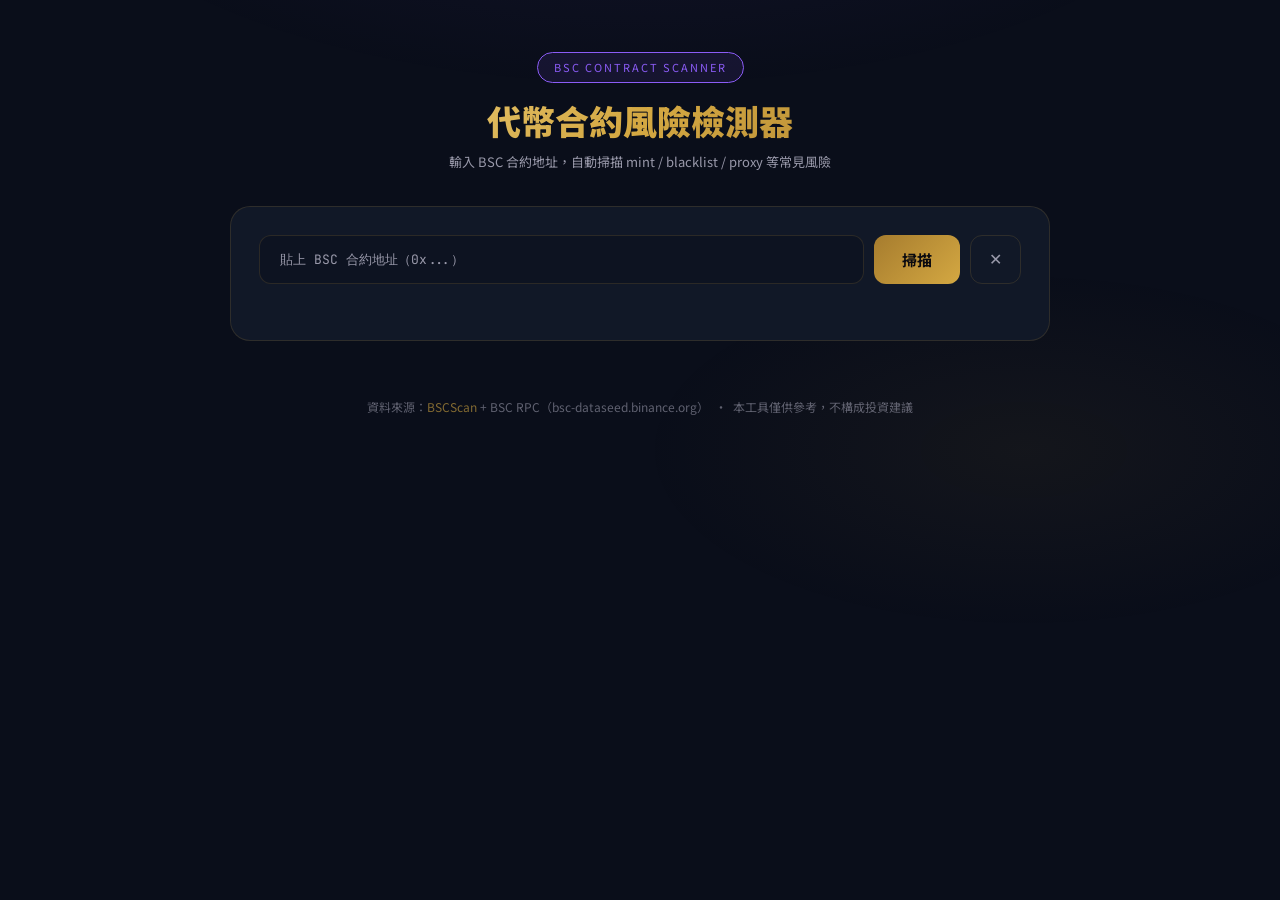
<file: contract-scanner.html>
<!DOCTYPE html>
<html lang="zh-Hant">
<head>
<meta charset="UTF-8">
<meta name="viewport" content="width=device-width, initial-scale=1.0">
<title>BSC 合約風險掃描器</title>
<style>
  @import url('https://fonts.googleapis.com/css2?family=Noto+Sans+TC:wght@300;400;500;700;900&family=JetBrains+Mono:wght@400;700&display=swap');

  :root {
    --gold: #D4A842; --gold-light: #F0D68A; --gold-dark: #A67C2E;
    --green: #10b981; --green-glow: rgba(16,185,129,0.15);
    --red: #EF4444; --red-glow: rgba(239,68,68,0.15);
    --yellow: #f59e0b; --yellow-glow: rgba(245,158,11,0.15);
    --bg-dark: #0A0E1A; --bg-card: #111827; --bg-input: #0D1321;
    --text-primary: #EEEEF0; --text-secondary: #9999AA;
    --purple: #8B5CF6;
    --border: rgba(212,168,66,0.15); --border-focus: rgba(212,168,66,0.4);
  }

  * { margin:0; padding:0; box-sizing:border-box; }

  body {
    font-family:'Noto Sans TC',-apple-system,sans-serif;
    background:var(--bg-dark); color:var(--text-primary);
    line-height:1.7; overflow-x:hidden; min-height:100vh;
  }

  body::before {
    content:''; position:fixed; top:0;left:0;right:0;bottom:0;
    background:
      radial-gradient(ellipse 80% 50% at 50% -20%,rgba(139,92,246,0.08) 0%,transparent 60%),
      radial-gradient(ellipse 60% 40% at 80% 50%,rgba(212,168,66,0.05) 0%,transparent 50%);
    pointer-events:none; z-index:0;
  }

  .container { max-width:860px; margin:0 auto; padding:0 20px; position:relative; z-index:1; }

  /* Hero */
  .hero { text-align:center; padding:52px 0 32px; }
  .hero-badge { display:inline-block; padding:5px 16px; border:1px solid var(--purple); border-radius:50px; font-size:11px; letter-spacing:2px; color:var(--purple); text-transform:uppercase; margin-bottom:18px; background:rgba(139,92,246,0.1); }
  .hero h1 { font-size:clamp(22px,4vw,34px); font-weight:900; line-height:1.2; margin-bottom:10px; background:linear-gradient(135deg,var(--gold-light) 0%,var(--gold) 50%,var(--gold-dark) 100%); -webkit-background-clip:text; -webkit-text-fill-color:transparent; background-clip:text; }
  .hero-sub { font-size:13px; color:var(--text-secondary); }

  /* Input section */
  .input-section { background:var(--bg-card); border:1px solid var(--border); border-radius:20px; padding:28px; margin-bottom:24px; }
  .input-row { display:flex; gap:10px; align-items:stretch; flex-wrap:wrap; }
  .addr-input {
    flex:1; min-width:240px; padding:14px 20px;
    background:var(--bg-input); border:1px solid var(--border);
    border-radius:12px; color:var(--text-primary);
    font-family:'JetBrains Mono',monospace; font-size:13px;
    outline:none; transition:border-color 0.2s;
  }
  .addr-input:focus { border-color:var(--border-focus); }
  .addr-input::placeholder { color:var(--text-secondary); }
  .addr-input.error { border-color:var(--red); }

  .scan-btn {
    padding:14px 28px; background:linear-gradient(135deg,var(--gold-dark),var(--gold));
    border:none; border-radius:12px; color:#0A0A0F;
    font-family:'Noto Sans TC',sans-serif; font-size:15px; font-weight:700;
    cursor:pointer; transition:opacity 0.2s; white-space:nowrap;
  }
  .scan-btn:hover:not(:disabled) { opacity:0.88; }
  .scan-btn:disabled { opacity:0.45; cursor:not-allowed; }

  .clear-btn {
    padding:14px 18px; border:1px solid var(--border); border-radius:12px;
    background:transparent; color:var(--text-secondary); font-size:16px;
    cursor:pointer; transition:all 0.15s; white-space:nowrap;
  }
  .clear-btn:hover { border-color:var(--red); color:var(--red); }

  .input-hint { margin-top:10px; font-size:12px; color:var(--red); min-height:18px; }

  /* Rating banner */
  .rating-banner {
    border-radius:20px; padding:28px 32px; margin-bottom:24px;
    display:flex; align-items:center; gap:20px; display:none;
  }
  .rating-banner.high   { background:rgba(239,68,68,0.08);   border:1px solid rgba(239,68,68,0.35); }
  .rating-banner.medium { background:rgba(245,158,11,0.08);  border:1px solid rgba(245,158,11,0.35); }
  .rating-banner.low    { background:rgba(16,185,129,0.08);  border:1px solid rgba(16,185,129,0.35); }
  .rating-banner.unknown{ background:rgba(148,163,184,0.08); border:1px solid rgba(148,163,184,0.3); }
  .rating-icon { font-size:48px; line-height:1; flex-shrink:0; }
  .rating-text {}
  .rating-label { font-size:22px; font-weight:900; margin-bottom:4px; }
  .rating-banner.high   .rating-label { color:var(--red); }
  .rating-banner.medium .rating-label { color:var(--yellow); }
  .rating-banner.low    .rating-label { color:var(--green); }
  .rating-banner.unknown .rating-label { color:#94A3B8; }
  .rating-desc { font-size:13px; color:var(--text-secondary); }

  /* Overview card */
  .overview-card { background:var(--bg-card); border:1px solid var(--border); border-radius:20px; padding:28px; margin-bottom:24px; display:none; }
  .card-title { font-size:14px; font-weight:700; letter-spacing:1px; text-transform:uppercase; color:var(--text-secondary); margin-bottom:18px; }
  .overview-grid { display:grid; grid-template-columns:repeat(2,1fr); gap:12px; }
  @media(max-width:480px){ .overview-grid { grid-template-columns:1fr; } .input-row { flex-direction:column; } }
  .overview-item { background:var(--bg-input); border:1px solid var(--border); border-radius:10px; padding:14px 16px; }
  .overview-key { font-size:11px; color:var(--text-secondary); letter-spacing:1px; text-transform:uppercase; margin-bottom:5px; }
  .overview-val { font-family:'JetBrains Mono',monospace; font-size:13px; font-weight:700; word-break:break-all; }
  .overview-val.ok    { color:var(--green); }
  .overview-val.warn  { color:var(--yellow); }
  .overview-val.bad   { color:var(--red); }
  .overview-val.muted { color:var(--text-secondary); }
  .tag-pill {
    display:inline-block; padding:2px 10px; border-radius:4px; font-size:11px; font-weight:700;
    margin-top:4px; font-family:'JetBrains Mono',monospace; letter-spacing:1px;
  }
  .tag-yes { background:rgba(16,185,129,0.12); color:var(--green); }
  .tag-no  { background:rgba(239,68,68,0.12);  color:var(--red); }
  .tag-warn{ background:rgba(245,158,11,0.12); color:var(--yellow); }
  .tag-gray{ background:rgba(148,163,184,0.12);color:#94A3B8; }

  /* Risk list */
  .risk-card { background:var(--bg-card); border:1px solid var(--border); border-radius:20px; padding:28px; margin-bottom:24px; display:none; }
  .risk-list { display:flex; flex-direction:column; gap:10px; }
  .risk-item {
    display:flex; align-items:flex-start; gap:14px; padding:14px 18px;
    border-radius:12px; border:1px solid transparent;
    background:var(--bg-input);
  }
  .risk-item.detected-high   { border-color:rgba(239,68,68,0.4);   background:rgba(239,68,68,0.06); }
  .risk-item.detected-medium { border-color:rgba(245,158,11,0.4);  background:rgba(245,158,11,0.06); }
  .risk-item.clear           { border-color:rgba(16,185,129,0.2);  background:rgba(16,185,129,0.04); }
  .risk-icon-wrap { font-size:20px; line-height:1.3; flex-shrink:0; margin-top:1px; }
  .risk-body { flex:1; }
  .risk-name { font-size:14px; font-weight:700; margin-bottom:3px; }
  .risk-item.detected-high   .risk-name { color:var(--red); }
  .risk-item.detected-medium .risk-name { color:var(--yellow); }
  .risk-item.clear           .risk-name { color:var(--green); }
  .risk-desc { font-size:12px; color:var(--text-secondary); }
  .risk-status { font-size:12px; font-weight:700; flex-shrink:0; align-self:center; }
  .risk-item.detected-high   .risk-status { color:var(--red); }
  .risk-item.detected-medium .risk-status { color:var(--yellow); }
  .risk-item.clear           .risk-status { color:var(--green); }

  /* Loading */
  .loading-section { text-align:center; padding:48px 0; display:none; }
  .spinner {
    width:44px; height:44px; border:3px solid rgba(212,168,66,0.15);
    border-top-color:var(--gold); border-radius:50%;
    animation:spin 0.8s linear infinite; margin:0 auto 16px;
  }
  @keyframes spin { to { transform:rotate(360deg); } }
  .loading-label { font-size:13px; color:var(--text-secondary); }
  .loading-steps { margin-top:12px; display:flex; flex-direction:column; gap:6px; align-items:center; }
  .step-dot { display:inline-flex; align-items:center; gap:8px; font-size:12px; color:var(--text-secondary); }
  .step-dot .dot { width:7px; height:7px; border-radius:50%; background:rgba(212,168,66,0.2); transition:background 0.3s; }
  .step-dot.active .dot { background:var(--gold); }
  .step-dot.done   .dot { background:var(--green); }

  /* Error */
  .error-section { background:rgba(239,68,68,0.08); border:1px solid rgba(239,68,68,0.3); border-radius:16px; padding:24px; text-align:center; margin-bottom:24px; display:none; }
  .error-section .err-icon { font-size:32px; margin-bottom:8px; }
  .error-section .err-msg  { color:var(--red); font-weight:600; }
  .error-section .err-sub  { font-size:12px; color:var(--text-secondary); margin-top:6px; }

  /* Footer */
  .footer { text-align:center; padding:32px 0 48px; font-size:12px; color:var(--text-secondary); opacity:0.6; }
  .footer a { color:var(--gold); text-decoration:none; }
</style>
</head>
<body>
<div class="container">

  <!-- Hero -->
  <div class="hero">
    <div class="hero-badge">BSC Contract Scanner</div>
    <h1>代幣合約風險檢測器</h1>
    <p class="hero-sub">輸入 BSC 合約地址，自動掃描 mint / blacklist / proxy 等常見風險</p>
  </div>

  <!-- Input -->
  <div class="input-section">
    <div class="input-row">
      <input class="addr-input" id="addrInput"
             placeholder="貼上 BSC 合約地址（0x...）"
             autocomplete="off" spellcheck="false" />
      <button class="scan-btn" id="scanBtn" onclick="startScan()">掃描</button>
      <button class="clear-btn" id="clearBtn" onclick="clearAll()" title="清除">✕</button>
    </div>
    <div class="input-hint" id="inputHint"></div>
  </div>

  <!-- Loading -->
  <div class="loading-section" id="loadingSection">
    <div class="spinner"></div>
    <div class="loading-label">正在掃描合約...</div>
    <div class="loading-steps">
      <div class="step-dot" id="stepA"><span class="dot"></span>Step A：拉取合約資訊</div>
      <div class="step-dot" id="stepB"><span class="dot"></span>Step B：On-chain 檢查</div>
      <div class="step-dot" id="stepC"><span class="dot"></span>Step C：原始碼風險分析</div>
    </div>
  </div>

  <!-- Error -->
  <div class="error-section" id="errorSection">
    <div class="err-icon">⚠️</div>
    <div class="err-msg" id="errMsg">無法連線，請稍後重試</div>
    <div class="err-sub" id="errSub"></div>
  </div>

  <!-- Rating Banner -->
  <div class="rating-banner" id="ratingBanner">
    <div class="rating-icon" id="ratingIcon"></div>
    <div class="rating-text">
      <div class="rating-label" id="ratingLabel"></div>
      <div class="rating-desc" id="ratingDesc"></div>
    </div>
  </div>

  <!-- Overview Card -->
  <div class="overview-card" id="overviewCard">
    <div class="card-title">合約概覽</div>
    <div class="overview-grid" id="overviewGrid"></div>
  </div>

  <!-- Risk Card -->
  <div class="risk-card" id="riskCard">
    <div class="card-title">風險項目掃描</div>
    <div class="risk-list" id="riskList"></div>
  </div>

  <div class="footer">
    資料來源：<a href="https://bscscan.com" target="_blank">BSCScan</a> + BSC RPC（bsc-dataseed.binance.org）
    &nbsp;·&nbsp; 本工具僅供參考，不構成投資建議
  </div>
</div>

<script>
// ── Constants ──────────────────────────────────────────────────────────────────
const BSCSCAN_API = 'https://api.bscscan.com/api';
const BSC_RPC     = 'https://bsc-dataseed.binance.org/';

// Risk patterns (keyword arrays matched case-insensitively)
const RISKS = [
  { id:'mint',     level:'high',   name:'可增發（Mint）',
    patterns:[/function\s+mint\b/i, /_mint\s*\(/i, /function\s+safeMint\b/i],
    desc:'合約包含增發函式，持有者總量可能被稀釋。' },
  { id:'pause',    level:'high',   name:'可暫停交易（Pause）',
    patterns:[/function\s+pause\b/i, /\bPausable\b/i, /\bwhenNotPaused\b/i],
    desc:'合約擁有者可隨時暫停所有轉帳，用戶資產將被鎖定。' },
  { id:'blacklist',level:'high',   name:'黑名單機制（Blacklist）',
    patterns:[/\bblacklist\b/i, /\baddBlacklist\b/i, /\bisBlacklisted\b/i, /\b_blacklisted\b/i],
    desc:'擁有者可將特定地址列入黑名單，阻止其轉帳。' },
  { id:'proxy',    level:'high',   name:'可升級合約（Proxy / Upgrade）',
    patterns:[/\bupgradeTo\b/i, /\bupgradeToAndCall\b/i, /\b_setImplementation\b/i, /\bERC1967\b/i],
    desc:'合約邏輯可被替換，擁有者能隨時修改規則。' },
  { id:'fee',      level:'medium', name:'可修改稅率（Fee）',
    patterns:[/\bsetFee\b/i, /\bsetTaxFee\b/i, /\bsetMarketingFee\b/i, /\b_taxFee\b/i],
    desc:'擁有者可動態調整交易稅率，存在提高滑點風險。' },
  { id:'maxtx',    level:'medium', name:'最大交易限制（MaxTx）',
    patterns:[/\bmaxTxAmount\b/i, /\b_maxTxAmount\b/i, /\bmaxTransactionAmount\b/i],
    desc:'合約限制單筆最大交易量，可能影響大額操作。' },
  { id:'antibot',  level:'medium', name:'反機器人 / 交易冷卻（AntiBot）',
    patterns:[/\bcooldown\b/i, /\btradingEnabled\b/i, /\bantiBot\b/i, /\blaunchTime\b/i],
    desc:'合約含交易冷卻或 AntiBot 機制，部分操作可能被阻擋。' },
  { id:'whitelist',level:'medium', name:'白名單機制（Whitelist）',
    patterns:[/\bwhitelist\b/i, /\bisWhitelisted\b/i, /\baddWhitelist\b/i],
    desc:'只有特定地址可進行某些操作，存在操縱風險。' },
];

// ── State ──────────────────────────────────────────────────────────────────────
let scanning = false;

// ── Helpers ────────────────────────────────────────────────────────────────────
function isValidAddress(addr) {
  return /^0x[0-9a-fA-F]{40}$/.test(addr.trim());
}

function shortAddr(addr) {
  return addr ? addr.slice(0,6)+'...'+addr.slice(-4) : '—';
}

function formatSupply(hex) {
  if (!hex || hex === '0x') return '無法讀取';
  try {
    const n = BigInt(hex);
    const d = Number(n) / 1e18;
    if (d >= 1e12) return (d/1e12).toFixed(2) + ' 兆';
    if (d >= 1e8)  return (d/1e8).toFixed(2) + ' 億';
    if (d >= 1e4)  return d.toLocaleString('zh-Hant');
    return d.toFixed(4);
  } catch { return hex; }
}

async function rpcCall(method, params) {
  const res = await fetch(BSC_RPC, {
    method:'POST',
    headers:{'Content-Type':'application/json'},
    body:JSON.stringify({ jsonrpc:'2.0', id:1, method, params }),
    signal:AbortSignal.timeout(10000),
  });
  const j = await res.json();
  if (j.error) throw new Error(j.error.message);
  return j.result;
}

async function ethCall(addr, selector) {
  try {
    const r = await rpcCall('eth_call', [{ to:addr, data:selector }, 'latest']);
    return r;
  } catch { return null; }
}

// ── UI helpers ─────────────────────────────────────────────────────────────────
function setStep(id, state) { // 'active' | 'done'
  const el = document.getElementById(id);
  if (!el) return;
  el.className = 'step-dot ' + state;
}

function showError(msg, sub='') {
  hide('loadingSection');
  document.getElementById('errMsg').textContent = msg;
  document.getElementById('errSub').textContent = sub;
  show('errorSection');
}

function show(id) { document.getElementById(id).style.display = 'flex'; }
function hide(id) { document.getElementById(id).style.display = 'none'; }
function showBlock(id) { document.getElementById(id).style.display = 'block'; }

function resetUI() {
  ['loadingSection','errorSection','ratingBanner','overviewCard','riskCard']
    .forEach(id => { document.getElementById(id).style.display = 'none'; });
  document.getElementById('inputHint').textContent = '';
  document.getElementById('addrInput').classList.remove('error');
  ['stepA','stepB','stepC'].forEach(s => setStep(s,''));
}

// ── Main ───────────────────────────────────────────────────────────────────────
async function startScan() {
  if (scanning) return;
  const raw = document.getElementById('addrInput').value.trim();
  if (!raw) { document.getElementById('inputHint').textContent = '請輸入合約地址'; return; }
  if (!isValidAddress(raw)) {
    document.getElementById('addrInput').classList.add('error');
    document.getElementById('inputHint').textContent = '地址格式無效（應為 0x + 40 位十六進位字元）';
    return;
  }

  const addr = raw.toLowerCase();
  scanning = true;
  document.getElementById('scanBtn').disabled = true;
  resetUI();
  show('loadingSection');

  try {
    // ── Step A: BSCscan getsourcecode ────────────────────────────────────────
    setStep('stepA','active');
    let contractInfo = {};
    try {
      const url = `${BSCSCAN_API}?module=contract&action=getsourcecode&address=${addr}&apikey=YourApiKeyToken`;
      const r = await fetch(url, { signal:AbortSignal.timeout(12000) });
      const j = await r.json();
      if (j.status === '1' && j.result && j.result[0]) {
        contractInfo = j.result[0];
      }
    } catch(e) {
      // Non-fatal – continue with RPC
    }
    setStep('stepA','done');

    const isVerified  = contractInfo.ABI && contractInfo.ABI !== 'Contract source code not verified';
    const isProxy     = contractInfo.Proxy === '1';
    const contractName = contractInfo.ContractName || '未知';
    const sourceCode   = contractInfo.SourceCode || '';

    // ── Step B: On-chain RPC ─────────────────────────────────────────────────
    setStep('stepB','active');
    const [ownerRaw, pausedRaw, supplyRaw] = await Promise.all([
      ethCall(addr, '0x8da5cb5b'),  // owner()
      ethCall(addr, '0x5c975abb'),  // paused()
      ethCall(addr, '0x18160ddd'),  // totalSupply()
    ]);
    setStep('stepB','done');

    // Parse owner
    let ownerAddr = null, ownerAbandoned = false;
    if (ownerRaw && ownerRaw.length >= 66) {
      ownerAddr = '0x' + ownerRaw.slice(-40);
      ownerAbandoned = ownerAddr === '0x0000000000000000000000000000000000000000';
    }

    // Parse paused
    let pausedVal = null;
    if (pausedRaw !== null) {
      pausedVal = BigInt(pausedRaw || '0') !== 0n;
    }

    // ── Step C: Source code analysis ─────────────────────────────────────────
    setStep('stepC','active');
    const riskResults = [];
    if (isVerified && sourceCode) {
      for (const risk of RISKS) {
        const hit = risk.patterns.some(pat => pat.test(sourceCode));
        riskResults.push({ ...risk, detected: hit });
      }
    }
    setStep('stepC','done');

    // ── Compute rating ────────────────────────────────────────────────────────
    let rating;
    if (!isVerified) {
      rating = 'unknown';
    } else {
      const highHits   = riskResults.filter(r => r.detected && r.level === 'high').length;
      const mediumHits = riskResults.filter(r => r.detected && r.level === 'medium').length;
      if (highHits >= 1)              rating = 'high';
      else if (mediumHits >= 2)       rating = 'medium';
      else                            rating = 'low';
    }

    // ── Hide loading ──────────────────────────────────────────────────────────
    hide('loadingSection');

    // ── Rating Banner ─────────────────────────────────────────────────────────
    const ratingMeta = {
      high:    { icon:'🔴', label:'高風險', desc:'偵測到一項或多項高危特性，請謹慎操作' },
      medium:  { icon:'🟡', label:'中風險', desc:'偵測到多項中等風險特性，建議進一步研究' },
      low:     { icon:'🟢', label:'低風險', desc:'未偵測到明顯高危特性，仍建議自行盡職調查' },
      unknown: { icon:'⚪', label:'無法分析', desc:'合約未驗證，原始碼無法取得——本身即為風險訊號' },
    };
    const meta = ratingMeta[rating];
    const banner = document.getElementById('ratingBanner');
    banner.className = 'rating-banner ' + rating;
    document.getElementById('ratingIcon').textContent  = meta.icon;
    document.getElementById('ratingLabel').textContent = meta.label;
    document.getElementById('ratingDesc').textContent  = meta.desc;
    banner.style.display = 'flex';

    // ── Overview Card ─────────────────────────────────────────────────────────
    const overviewItems = [
      {
        key:'合約名稱',
        val: contractName,
        cls: contractName !== '未知' ? '' : 'muted',
      },
      {
        key:'原始碼驗證',
        val: isVerified ? '✓ 已驗證' : '✗ 未驗證',
        cls: isVerified ? 'ok' : 'bad',
        tag: isVerified ? null : { text:'UNVERIFIED', cls:'tag-no' },
      },
      {
        key:'代理合約（Proxy）',
        val: isProxy ? '是' : '否',
        cls: isProxy ? 'warn' : 'ok',
        tag: isProxy ? { text:'PROXY', cls:'tag-warn' } : { text:'NO', cls:'tag-yes' },
      },
      {
        key:'合約擁有者（Owner）',
        val: ownerAddr
          ? (ownerAbandoned ? '0x000...000（已放棄）' : shortAddr(ownerAddr))
          : '無法讀取',
        cls: ownerAbandoned ? 'ok' : (ownerAddr ? '' : 'muted'),
        extra: ownerAddr && !ownerAbandoned ? `<div style="font-size:10px;color:var(--text-secondary);margin-top:3px;word-break:break-all">${ownerAddr}</div>` : '',
        tag: ownerAbandoned ? { text:'RENOUNCED', cls:'tag-yes' } : null,
      },
      {
        key:'總供應量（totalSupply）',
        val: supplyRaw !== null ? formatSupply(supplyRaw) : '無法讀取',
        cls: supplyRaw !== null ? '' : 'muted',
      },
      {
        key:'暫停狀態（paused）',
        val: pausedVal === null ? '無此功能 / 無法讀取' : (pausedVal ? '已暫停 ⚠️' : '正常運行'),
        cls: pausedVal === true ? 'bad' : (pausedVal === false ? 'ok' : 'muted'),
      },
    ];

    const grid = document.getElementById('overviewGrid');
    grid.innerHTML = overviewItems.map(item => `
      <div class="overview-item">
        <div class="overview-key">${item.key}</div>
        <div class="overview-val ${item.cls||''}">${item.val}${item.extra||''}
          ${item.tag ? `<br><span class="tag-pill ${item.tag.cls}">${item.tag.text}</span>` : ''}
        </div>
      </div>
    `).join('');
    showBlock('overviewCard');

    // ── Risk Card ─────────────────────────────────────────────────────────────
    const riskListEl = document.getElementById('riskList');
    if (!isVerified) {
      riskListEl.innerHTML = `
        <div class="risk-item detected-high">
          <div class="risk-icon-wrap">⚠️</div>
          <div class="risk-body">
            <div class="risk-name">合約未驗證</div>
            <div class="risk-desc">原始碼未上傳至 BSCScan，無法進行原始碼風險掃描。合約未驗證本身是一個重要的風險訊號。</div>
          </div>
          <div class="risk-status">偵測到</div>
        </div>`;
    } else if (riskResults.length === 0) {
      riskListEl.innerHTML = '<div style="color:var(--text-secondary);font-size:13px;padding:8px 0">無掃描結果</div>';
    } else {
      riskListEl.innerHTML = riskResults.map(r => {
        const itemCls    = r.detected ? (r.level === 'high' ? 'detected-high' : 'detected-medium') : 'clear';
        const statusText = r.detected ? '⚠️ 偵測到' : '✅ 未偵測到';
        const iconText   = r.detected ? (r.level === 'high' ? '🔴' : '🟡') : '✅';
        return `
          <div class="risk-item ${itemCls}">
            <div class="risk-icon-wrap">${iconText}</div>
            <div class="risk-body">
              <div class="risk-name">${r.name}</div>
              <div class="risk-desc">${r.desc}</div>
            </div>
            <div class="risk-status">${statusText}</div>
          </div>`;
      }).join('');
    }
    showBlock('riskCard');

  } catch(err) {
    showError('掃描失敗，請稍後重試', err.message || '');
  } finally {
    scanning = false;
    document.getElementById('scanBtn').disabled = false;
  }
}

function clearAll() {
  document.getElementById('addrInput').value = '';
  resetUI();
  ['loadingSection','errorSection','ratingBanner','overviewCard','riskCard']
    .forEach(id => { document.getElementById(id).style.display = 'none'; });
}

// Allow Enter key to trigger scan
document.getElementById('addrInput').addEventListener('keydown', e => {
  if (e.key === 'Enter') startScan();
});
</script>
</body>
</html>
</file>
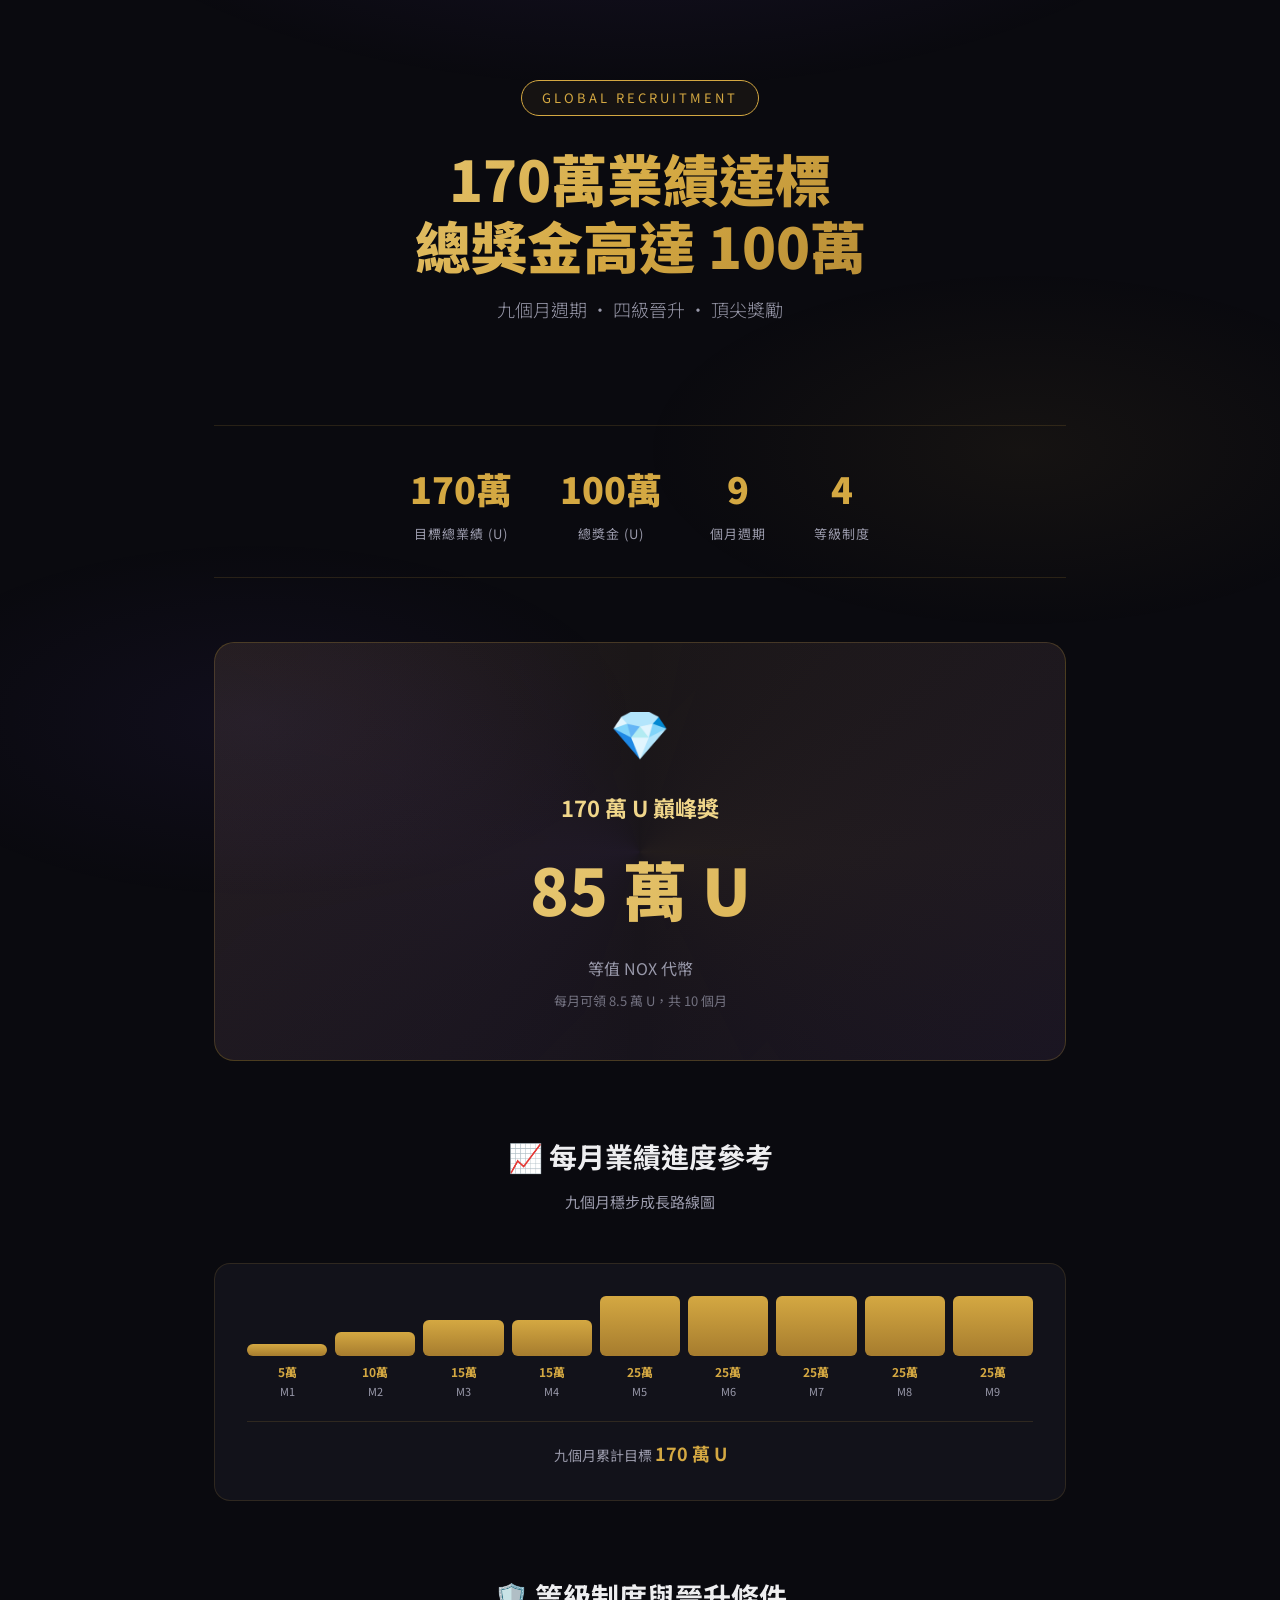
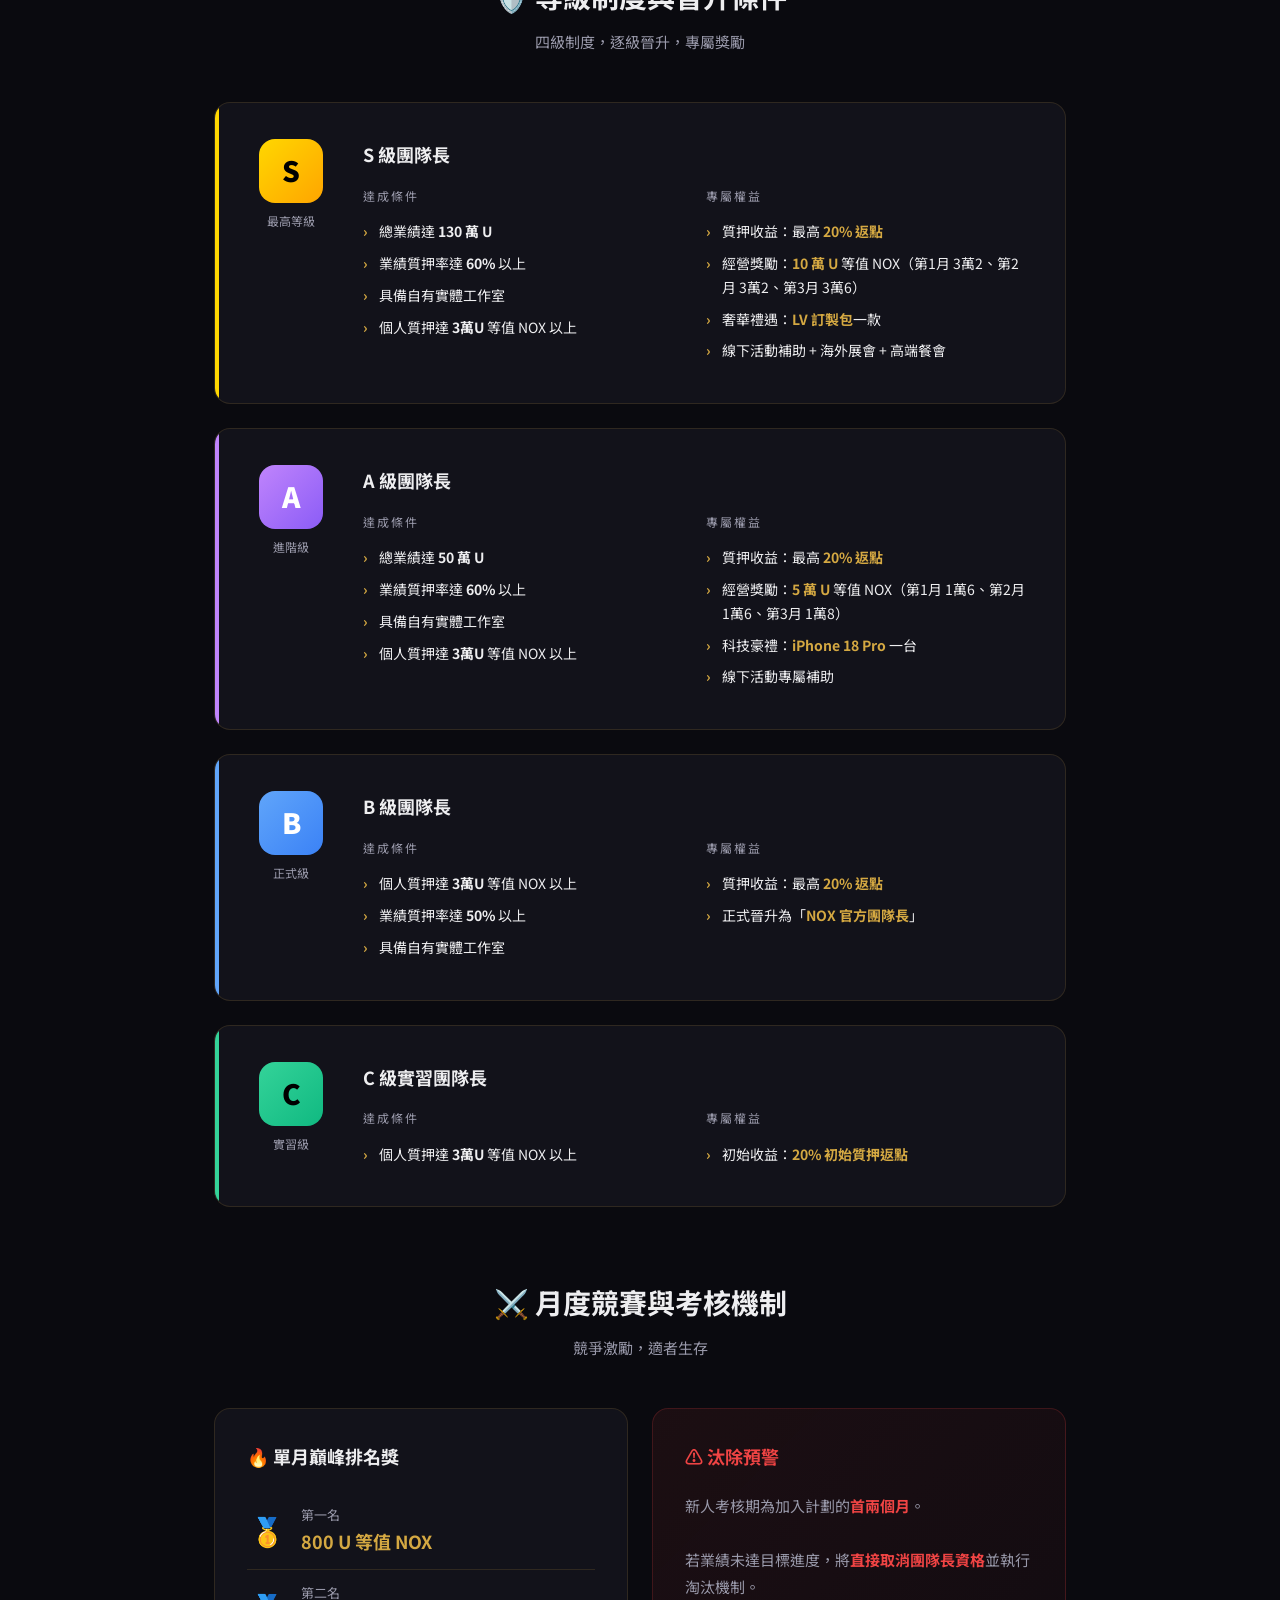
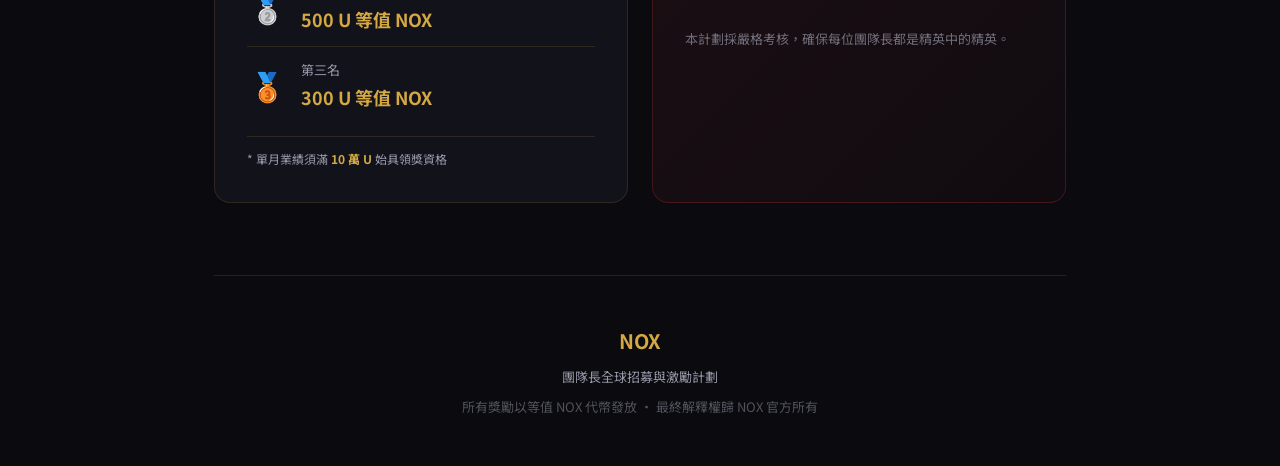
<file: nox-landing.html>
<!DOCTYPE html>
<html lang="zh-Hant">
<head>
<meta charset="UTF-8">
<meta name="viewport" content="width=device-width, initial-scale=1.0">
<title>NOX 170萬業績達標，最高可領100萬</title>
<style>
  @import url('https://fonts.googleapis.com/css2?family=Noto+Sans+TC:wght@300;400;500;700;900&display=swap');

  :root {
    --gold: #D4A842;
    --gold-light: #F0D68A;
    --gold-dark: #A67C2E;
    --bg-dark: #0A0A0F;
    --bg-card: #12121A;
    --bg-card-hover: #1A1A28;
    --text-primary: #EEEEF0;
    --text-secondary: #9999AA;
    --purple: #8B5CF6;
    --purple-glow: rgba(139, 92, 246, 0.15);
    --border: rgba(212, 168, 66, 0.15);
    --s-color: #FFD700;
    --a-color: #C084FC;
    --b-color: #60A5FA;
    --c-color: #34D399;
  }

  * { margin: 0; padding: 0; box-sizing: border-box; }

  body {
    font-family: 'Noto Sans TC', -apple-system, sans-serif;
    background: var(--bg-dark);
    color: var(--text-primary);
    line-height: 1.7;
    overflow-x: hidden;
  }

  /* Animated background */
  body::before {
    content: '';
    position: fixed;
    top: 0; left: 0; right: 0; bottom: 0;
    background:
      radial-gradient(ellipse 80% 50% at 50% -20%, rgba(139, 92, 246, 0.12) 0%, transparent 60%),
      radial-gradient(ellipse 60% 40% at 80% 50%, rgba(212, 168, 66, 0.06) 0%, transparent 50%),
      radial-gradient(ellipse 60% 40% at 20% 80%, rgba(139, 92, 246, 0.06) 0%, transparent 50%);
    pointer-events: none;
    z-index: 0;
  }

  .container {
    max-width: 900px;
    margin: 0 auto;
    padding: 0 24px;
    position: relative;
    z-index: 1;
  }

  /* Hero */
  .hero {
    text-align: center;
    padding: 80px 0 60px;
    position: relative;
  }

  .hero-badge {
    display: inline-block;
    padding: 6px 20px;
    border: 1px solid var(--gold);
    border-radius: 50px;
    font-size: 13px;
    letter-spacing: 3px;
    color: var(--gold);
    text-transform: uppercase;
    margin-bottom: 28px;
    background: rgba(212, 168, 66, 0.06);
  }

  .hero h1 {
    font-size: clamp(32px, 6vw, 56px);
    font-weight: 900;
    line-height: 1.2;
    margin-bottom: 16px;
    background: linear-gradient(135deg, var(--gold-light) 0%, var(--gold) 50%, var(--gold-dark) 100%);
    -webkit-background-clip: text;
    -webkit-text-fill-color: transparent;
    background-clip: text;
  }

  .hero-sub {
    font-size: 18px;
    color: var(--text-secondary);
    font-weight: 300;
    max-width: 500px;
    margin: 0 auto 40px;
  }

  /* Stats bar */
  .stats-bar {
    display: flex;
    justify-content: center;
    gap: 48px;
    padding: 32px 0;
    border-top: 1px solid var(--border);
    border-bottom: 1px solid var(--border);
    margin-bottom: 64px;
    flex-wrap: wrap;
  }

  .stat-item { text-align: center; }

  .stat-value {
    font-size: 36px;
    font-weight: 900;
    color: var(--gold);
  }

  .stat-label {
    font-size: 13px;
    color: var(--text-secondary);
    margin-top: 4px;
    letter-spacing: 1px;
  }

  /* Section headers */
  .section-header {
    text-align: center;
    margin-bottom: 48px;
  }

  .section-header h2 {
    font-size: 28px;
    font-weight: 700;
    margin-bottom: 8px;
  }

  .section-header p {
    color: var(--text-secondary);
    font-size: 15px;
  }

  /* Grand prize */
  .grand-prize {
    background: linear-gradient(135deg, rgba(212, 168, 66, 0.1) 0%, rgba(139, 92, 246, 0.08) 100%);
    border: 1px solid rgba(212, 168, 66, 0.25);
    border-radius: 20px;
    padding: 48px 40px;
    text-align: center;
    margin-bottom: 72px;
    position: relative;
    overflow: hidden;
  }

  .grand-prize::before {
    content: '';
    position: absolute;
    top: -50%; left: -50%; right: -50%; bottom: -50%;
    background: conic-gradient(from 0deg, transparent, rgba(212, 168, 66, 0.05), transparent, rgba(139, 92, 246, 0.05), transparent);
    animation: rotate 20s linear infinite;
  }

  @keyframes rotate { to { transform: rotate(360deg); } }

  .grand-prize > * { position: relative; z-index: 1; }

  .grand-prize .icon {
    font-size: 48px;
    margin-bottom: 16px;
  }

  .grand-prize h3 {
    font-size: 22px;
    color: var(--gold-light);
    margin-bottom: 8px;
  }

  .grand-prize .amount {
    font-size: clamp(40px, 8vw, 64px);
    font-weight: 900;
    background: linear-gradient(135deg, var(--gold-light), var(--gold));
    -webkit-background-clip: text;
    -webkit-text-fill-color: transparent;
    background-clip: text;
    margin-bottom: 12px;
  }

  .grand-prize .condition {
    font-size: 16px;
    color: var(--text-secondary);
    margin-bottom: 8px;
  }

  .grand-prize .note {
    font-size: 13px;
    color: var(--text-secondary);
    opacity: 0.7;
  }

  /* Progress bar */
  .progress-section {
    margin-bottom: 72px;
  }

  .progress-bar-wrapper {
    background: var(--bg-card);
    border-radius: 16px;
    padding: 32px;
    border: 1px solid var(--border);
  }

  .progress-months {
    display: grid;
    grid-template-columns: repeat(9, 1fr);
    gap: 8px;
    margin-bottom: 20px;
  }

  .month-block {
    text-align: center;
  }

  .month-bar {
    height: 60px;
    border-radius: 6px;
    margin-bottom: 6px;
    display: flex;
    align-items: flex-end;
    justify-content: center;
    position: relative;
  }

  .month-bar-inner {
    width: 100%;
    border-radius: 6px;
    background: linear-gradient(to top, var(--gold-dark), var(--gold));
    transition: height 0.8s ease;
  }

  .month-label {
    font-size: 11px;
    color: var(--text-secondary);
  }

  .month-value {
    font-size: 12px;
    font-weight: 700;
    color: var(--gold);
    margin-top: 2px;
  }

  .progress-total {
    text-align: center;
    padding-top: 16px;
    border-top: 1px solid var(--border);
    font-size: 14px;
    color: var(--text-secondary);
  }

  .progress-total strong {
    color: var(--gold);
    font-size: 18px;
  }

  /* Tier cards */
  .tiers {
    display: grid;
    gap: 24px;
    margin-bottom: 72px;
  }

  .tier-card {
    background: var(--bg-card);
    border: 1px solid var(--border);
    border-radius: 16px;
    padding: 36px;
    display: grid;
    grid-template-columns: auto 1fr;
    gap: 32px;
    transition: all 0.3s ease;
    position: relative;
    overflow: hidden;
  }

  .tier-card:hover {
    background: var(--bg-card-hover);
    transform: translateY(-2px);
    box-shadow: 0 12px 40px rgba(0,0,0,0.3);
  }

  .tier-card::before {
    content: '';
    position: absolute;
    top: 0; left: 0; bottom: 0;
    width: 4px;
  }

  .tier-card.s-tier::before { background: var(--s-color); }
  .tier-card.a-tier::before { background: var(--a-color); }
  .tier-card.b-tier::before { background: var(--b-color); }
  .tier-card.c-tier::before { background: var(--c-color); }

  .tier-badge-col {
    display: flex;
    flex-direction: column;
    align-items: center;
    gap: 8px;
    min-width: 80px;
  }

  .tier-letter {
    width: 64px;
    height: 64px;
    border-radius: 16px;
    display: flex;
    align-items: center;
    justify-content: center;
    font-size: 28px;
    font-weight: 900;
    color: #000;
  }

  .s-tier .tier-letter { background: linear-gradient(135deg, #FFD700, #FFA500); }
  .a-tier .tier-letter { background: linear-gradient(135deg, #C084FC, #8B5CF6); color: #fff; }
  .b-tier .tier-letter { background: linear-gradient(135deg, #60A5FA, #3B82F6); color: #fff; }
  .c-tier .tier-letter { background: linear-gradient(135deg, #34D399, #10B981); color: #000; }

  .tier-name {
    font-size: 12px;
    color: var(--text-secondary);
    text-align: center;
  }

  .tier-content h3 {
    font-size: 18px;
    font-weight: 700;
    margin-bottom: 16px;
  }

  .tier-grid {
    display: grid;
    grid-template-columns: 1fr 1fr;
    gap: 20px;
  }

  .tier-section-title {
    font-size: 12px;
    letter-spacing: 2px;
    color: var(--text-secondary);
    text-transform: uppercase;
    margin-bottom: 10px;
  }

  .tier-list {
    list-style: none;
  }

  .tier-list li {
    padding: 4px 0;
    font-size: 14px;
    color: var(--text-primary);
    position: relative;
    padding-left: 16px;
  }

  .tier-list li::before {
    content: '›';
    position: absolute;
    left: 0;
    color: var(--gold);
    font-weight: 700;
  }

  .reward-highlight {
    color: var(--gold);
    font-weight: 700;
  }

  /* Monthly contest */
  .contest-section {
    margin-bottom: 72px;
  }

  .contest-grid {
    display: grid;
    grid-template-columns: 1fr 1fr;
    gap: 24px;
  }

  .contest-card {
    background: var(--bg-card);
    border: 1px solid var(--border);
    border-radius: 16px;
    padding: 32px;
  }

  .contest-card h3 {
    font-size: 18px;
    margin-bottom: 20px;
    display: flex;
    align-items: center;
    gap: 10px;
  }

  .rank-list { list-style: none; }

  .rank-item {
    display: flex;
    align-items: center;
    gap: 14px;
    padding: 12px 0;
    border-bottom: 1px solid var(--border);
  }

  .rank-item:last-child { border-bottom: none; }

  .rank-medal {
    font-size: 28px;
    width: 40px;
    text-align: center;
  }

  .rank-info { flex: 1; }

  .rank-position {
    font-size: 13px;
    color: var(--text-secondary);
  }

  .rank-reward {
    font-size: 18px;
    font-weight: 700;
    color: var(--gold);
  }

  .rank-note {
    font-size: 12px;
    color: var(--text-secondary);
    margin-top: 12px;
    padding-top: 12px;
    border-top: 1px solid var(--border);
  }

  .warning-card {
    background: linear-gradient(135deg, rgba(239, 68, 68, 0.08), rgba(239, 68, 68, 0.03));
    border-color: rgba(239, 68, 68, 0.2);
  }

  .warning-card h3 { color: #EF4444; }

  .warning-text {
    font-size: 15px;
    line-height: 1.8;
    color: var(--text-secondary);
  }

  .warning-text strong {
    color: #EF4444;
  }

  /* Footer */
  .footer {
    text-align: center;
    padding: 48px 0;
    border-top: 1px solid var(--border);
    margin-top: 24px;
  }

  .footer p {
    color: var(--text-secondary);
    font-size: 13px;
  }

  .footer .brand {
    font-size: 20px;
    font-weight: 700;
    color: var(--gold);
    margin-bottom: 8px;
  }

  /* Responsive */
  @media (max-width: 768px) {
    .stats-bar { gap: 32px; }

    .tier-card {
      grid-template-columns: 1fr;
      gap: 20px;
    }

    .tier-badge-col {
      flex-direction: row;
      justify-content: flex-start;
    }

    .tier-grid {
      grid-template-columns: 1fr;
      gap: 16px;
    }

    .contest-grid {
      grid-template-columns: 1fr;
    }

    .progress-months {
      grid-template-columns: repeat(5, 1fr);
    }

    .grand-prize { padding: 36px 24px; }
  }

  @media (max-width: 480px) {
    .hero { padding: 48px 0 40px; }
    .stats-bar { gap: 24px; }
    .stat-value { font-size: 28px; }
    .progress-months { grid-template-columns: repeat(3, 1fr); }
  }

  /* Scroll animations */
  .fade-in {
    opacity: 0;
    transform: translateY(24px);
    transition: opacity 0.6s ease, transform 0.6s ease;
  }

  .fade-in.visible {
    opacity: 1;
    transform: translateY(0);
  }
</style>
</head>
<body>

<div class="container">

  <!-- Hero -->
  <section class="hero fade-in">
    <div class="hero-badge">Global Recruitment</div>
    <h1>170萬業績達標<br>總獎金高達 100萬</h1>
    <p class="hero-sub">九個月週期 ・ 四級晉升 ・ 頂尖獎勵</p>
  </section>

  <!-- Stats -->
  <div class="stats-bar fade-in">
    <div class="stat-item">
      <div class="stat-value">170萬</div>
      <div class="stat-label">目標總業績 (U)</div>
    </div>
    <div class="stat-item">
      <div class="stat-value">100萬</div>
      <div class="stat-label">總獎金 (U)</div>
    </div>
    <div class="stat-item">
      <div class="stat-value">9</div>
      <div class="stat-label">個月週期</div>
    </div>
    <div class="stat-item">
      <div class="stat-value">4</div>
      <div class="stat-label">等級制度</div>
    </div>
  </div>

  <!-- Grand Prize -->
  <section class="grand-prize fade-in">
    <div class="icon">💎</div>
    <h3>170 萬 U 巔峰獎</h3>
    <div class="amount">85 萬 U</div>
    <div class="condition">等值 NOX 代幣</div>
    <div class="note">每月可領 8.5 萬 U，共 10 個月</div>
  </section>

  <!-- Progress -->
  <section class="progress-section fade-in">
    <div class="section-header">
      <h2>📈 每月業績進度參考</h2>
      <p>九個月穩步成長路線圖</p>
    </div>
    <div class="progress-bar-wrapper">
      <div class="progress-months">
        <div class="month-block">
          <div class="month-bar"><div class="month-bar-inner" style="height:20%"></div></div>
          <div class="month-value">5萬</div>
          <div class="month-label">M1</div>
        </div>
        <div class="month-block">
          <div class="month-bar"><div class="month-bar-inner" style="height:40%"></div></div>
          <div class="month-value">10萬</div>
          <div class="month-label">M2</div>
        </div>
        <div class="month-block">
          <div class="month-bar"><div class="month-bar-inner" style="height:60%"></div></div>
          <div class="month-value">15萬</div>
          <div class="month-label">M3</div>
        </div>
        <div class="month-block">
          <div class="month-bar"><div class="month-bar-inner" style="height:60%"></div></div>
          <div class="month-value">15萬</div>
          <div class="month-label">M4</div>
        </div>
        <div class="month-block">
          <div class="month-bar"><div class="month-bar-inner" style="height:100%"></div></div>
          <div class="month-value">25萬</div>
          <div class="month-label">M5</div>
        </div>
        <div class="month-block">
          <div class="month-bar"><div class="month-bar-inner" style="height:100%"></div></div>
          <div class="month-value">25萬</div>
          <div class="month-label">M6</div>
        </div>
        <div class="month-block">
          <div class="month-bar"><div class="month-bar-inner" style="height:100%"></div></div>
          <div class="month-value">25萬</div>
          <div class="month-label">M7</div>
        </div>
        <div class="month-block">
          <div class="month-bar"><div class="month-bar-inner" style="height:100%"></div></div>
          <div class="month-value">25萬</div>
          <div class="month-label">M8</div>
        </div>
        <div class="month-block">
          <div class="month-bar"><div class="month-bar-inner" style="height:100%"></div></div>
          <div class="month-value">25萬</div>
          <div class="month-label">M9</div>
        </div>
      </div>
      <div class="progress-total">
        九個月累計目標 <strong>170 萬 U</strong>
      </div>
    </div>
  </section>

  <!-- Tier System -->
  <section class="fade-in">
    <div class="section-header">
      <h2>🛡️ 等級制度與晉升條件</h2>
      <p>四級制度，逐級晉升，專屬獎勵</p>
    </div>

    <div class="tiers">

      <!-- S Tier -->
      <div class="tier-card s-tier fade-in">
        <div class="tier-badge-col">
          <div class="tier-letter">S</div>
          <div class="tier-name">最高等級</div>
        </div>
        <div class="tier-content">
          <h3>S 級團隊長</h3>
          <div class="tier-grid">
            <div>
              <div class="tier-section-title">達成條件</div>
              <ul class="tier-list">
                <li>總業績達 <strong>130 萬 U</strong></li>
                <li>業績質押率達 <strong>60%</strong> 以上</li>
                <li>具備自有實體工作室</li>
                <li>個人質押達 <strong>3萬U</strong> 等值 NOX 以上</li>
              </ul>
            </div>
            <div>
              <div class="tier-section-title">專屬權益</div>
              <ul class="tier-list">
                <li>質押收益：最高 <span class="reward-highlight">20% 返點</span></li>
                <li>經營獎勵：<span class="reward-highlight">10 萬 U</span> 等值 NOX（第1月 3萬2、第2月 3萬2、第3月 3萬6）</li>
                <li>奢華禮遇：<span class="reward-highlight">LV 訂製包</span>一款</li>
                <li>線下活動補助 + 海外展會 + 高端餐會</li>
              </ul>
            </div>
          </div>
        </div>
      </div>

      <!-- A Tier -->
      <div class="tier-card a-tier fade-in">
        <div class="tier-badge-col">
          <div class="tier-letter">A</div>
          <div class="tier-name">進階級</div>
        </div>
        <div class="tier-content">
          <h3>A 級團隊長</h3>
          <div class="tier-grid">
            <div>
              <div class="tier-section-title">達成條件</div>
              <ul class="tier-list">
                <li>總業績達 <strong>50 萬 U</strong></li>
                <li>業績質押率達 <strong>60%</strong> 以上</li>
                <li>具備自有實體工作室</li>
                <li>個人質押達 <strong>3萬U</strong> 等值 NOX 以上</li>
              </ul>
            </div>
            <div>
              <div class="tier-section-title">專屬權益</div>
              <ul class="tier-list">
                <li>質押收益：最高 <span class="reward-highlight">20% 返點</span></li>
                <li>經營獎勵：<span class="reward-highlight">5 萬 U</span> 等值 NOX（第1月 1萬6、第2月 1萬6、第3月 1萬8）</li>
                <li>科技豪禮：<span class="reward-highlight">iPhone 18 Pro</span> 一台</li>
                <li>線下活動專屬補助</li>
              </ul>
            </div>
          </div>
        </div>
      </div>

      <!-- B Tier -->
      <div class="tier-card b-tier fade-in">
        <div class="tier-badge-col">
          <div class="tier-letter">B</div>
          <div class="tier-name">正式級</div>
        </div>
        <div class="tier-content">
          <h3>B 級團隊長</h3>
          <div class="tier-grid">
            <div>
              <div class="tier-section-title">達成條件</div>
              <ul class="tier-list">
                <li>個人質押達 <strong>3萬U</strong> 等值 NOX 以上</li>
                <li>業績質押率達 <strong>50%</strong> 以上</li>
                <li>具備自有實體工作室</li>
              </ul>
            </div>
            <div>
              <div class="tier-section-title">專屬權益</div>
              <ul class="tier-list">
                <li>質押收益：最高 <span class="reward-highlight">20% 返點</span></li>
                <li>正式晉升為「<span class="reward-highlight">NOX 官方團隊長</span>」</li>
              </ul>
            </div>
          </div>
        </div>
      </div>

      <!-- C Tier -->
      <div class="tier-card c-tier fade-in">
        <div class="tier-badge-col">
          <div class="tier-letter">C</div>
          <div class="tier-name">實習級</div>
        </div>
        <div class="tier-content">
          <h3>C 級實習團隊長</h3>
          <div class="tier-grid">
            <div>
              <div class="tier-section-title">達成條件</div>
              <ul class="tier-list">
                <li>個人質押達 <strong>3萬U</strong> 等值 NOX 以上</li>
              </ul>
            </div>
            <div>
              <div class="tier-section-title">專屬權益</div>
              <ul class="tier-list">
                <li>初始收益：<span class="reward-highlight">20% 初始質押返點</span></li>
              </ul>
            </div>
          </div>
        </div>
      </div>

    </div>
  </section>

  <!-- Monthly Contest -->
  <section class="contest-section fade-in">
    <div class="section-header">
      <h2>⚔️ 月度競賽與考核機制</h2>
      <p>競爭激勵，適者生存</p>
    </div>

    <div class="contest-grid">
      <div class="contest-card">
        <h3>🔥 單月巔峰排名獎</h3>
        <ul class="rank-list">
          <li class="rank-item">
            <div class="rank-medal">🥇</div>
            <div class="rank-info">
              <div class="rank-position">第一名</div>
              <div class="rank-reward">800 U 等值 NOX</div>
            </div>
          </li>
          <li class="rank-item">
            <div class="rank-medal">🥈</div>
            <div class="rank-info">
              <div class="rank-position">第二名</div>
              <div class="rank-reward">500 U 等值 NOX</div>
            </div>
          </li>
          <li class="rank-item">
            <div class="rank-medal">🥉</div>
            <div class="rank-info">
              <div class="rank-position">第三名</div>
              <div class="rank-reward">300 U 等值 NOX</div>
            </div>
          </li>
        </ul>
        <div class="rank-note">
          * 單月業績須滿 <strong style="color:var(--gold)">10 萬 U</strong> 始具領獎資格
        </div>
      </div>

      <div class="contest-card warning-card">
        <h3>⚠️ 汰除預警</h3>
        <div class="warning-text">
          <p>新人考核期為加入計劃的<strong>首兩個月</strong>。</p>
          <br>
          <p>若業績未達目標進度，將<strong>直接取消團隊長資格</strong>並執行淘汰機制。</p>
          <br>
          <p style="font-size:13px; opacity:0.7">本計劃採嚴格考核，確保每位團隊長都是精英中的精英。</p>
        </div>
      </div>
    </div>
  </section>

  <!-- Footer -->
  <footer class="footer">
    <div class="brand">NOX</div>
    <p>團隊長全球招募與激勵計劃</p>
    <p style="margin-top:8px; opacity:0.5">所有獎勵以等值 NOX 代幣發放 ・ 最終解釋權歸 NOX 官方所有</p>
  </footer>

</div>

<script>
  // Scroll animation
  const observer = new IntersectionObserver((entries) => {
    entries.forEach(entry => {
      if (entry.isIntersecting) {
        entry.target.classList.add('visible');
      }
    });
  }, { threshold: 0.1 });

  document.querySelectorAll('.fade-in').forEach(el => observer.observe(el));

  // Auto-trigger first visible elements
  setTimeout(() => {
    document.querySelectorAll('.hero, .stats-bar').forEach(el => el.classList.add('visible'));
  }, 100);
</script>

</body>
</html>
</file>
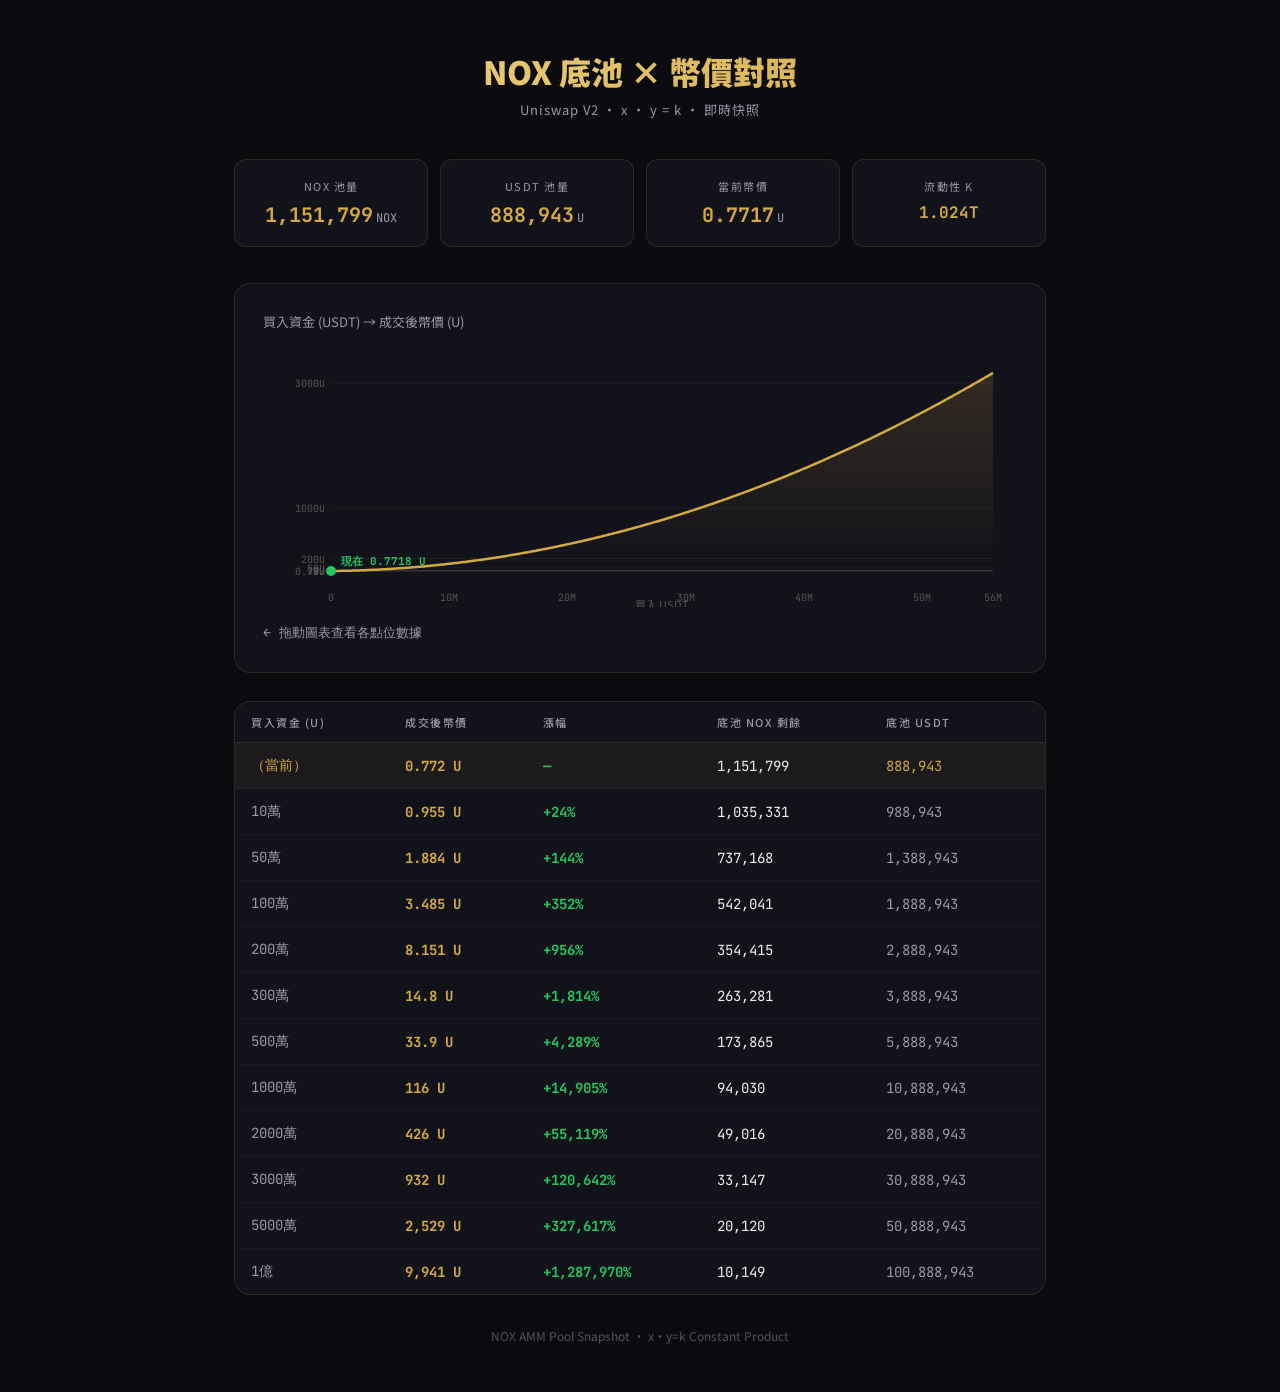
<file: pool-price.html>
<!DOCTYPE html>
<html lang="zh-Hant">
<head>
<meta charset="UTF-8">
<meta name="viewport" content="width=device-width,initial-scale=1.0">
<title>NOX 底池 × 幣價對照</title>
<style>
  @import url('https://fonts.googleapis.com/css2?family=JetBrains+Mono:wght@400;700&family=Noto+Sans+TC:wght@400;700;900&display=swap');
  :root {
    --bg: #0A0A0F;
    --card: #12121A;
    --border: rgba(212,168,66,.15);
    --gold: #D4A842;
    --gold-light: #F0D68A;
    --green: #22C55E;
    --muted: #9999AA;
    --text: #EEEEF0;
  }
  * { margin:0; padding:0; box-sizing:border-box; }
  body { background:var(--bg); color:var(--text); font-family:'Noto Sans TC',sans-serif; min-height:100vh; }

  .wrap { max-width:860px; margin:0 auto; padding:48px 24px; }

  /* Header */
  .page-title { text-align:center; margin-bottom:40px; }
  .page-title h1 {
    font-size:clamp(22px,4vw,32px); font-weight:900;
    background:linear-gradient(135deg,var(--gold-light),var(--gold));
    -webkit-background-clip:text; -webkit-text-fill-color:transparent; background-clip:text;
    margin-bottom:6px;
  }
  .page-title p { color:var(--muted); font-size:13px; letter-spacing:1px; }

  /* Pool stats */
  .pool-row { display:grid; grid-template-columns:repeat(4,1fr); gap:12px; margin-bottom:36px; }
  @media(max-width:560px){ .pool-row { grid-template-columns:repeat(2,1fr); } }
  .pool-card {
    background:var(--card); border:1px solid var(--border); border-radius:12px;
    padding:18px; text-align:center;
  }
  .pool-card .lbl { font-size:11px; color:var(--muted); letter-spacing:1.5px; text-transform:uppercase; margin-bottom:8px; }
  .pool-card .val { font-family:'JetBrains Mono',monospace; font-size:20px; font-weight:700; color:var(--gold); }
  .pool-card .unit { font-size:12px; color:var(--muted); font-weight:400; margin-left:3px; }

  /* Chart */
  .chart-card {
    background:var(--card); border:1px solid var(--border); border-radius:16px;
    padding:28px; margin-bottom:28px;
  }
  .chart-label { font-size:13px; color:var(--muted); margin-bottom:16px; }
  canvas { width:100%!important; }

  /* Table */
  .table-card {
    background:var(--card); border:1px solid var(--border); border-radius:16px;
    overflow:hidden;
  }
  table { width:100%; border-collapse:collapse; font-size:14px; }
  thead th {
    padding:12px 16px; text-align:left; color:var(--muted);
    font-size:11px; letter-spacing:1.5px; text-transform:uppercase;
    border-bottom:1px solid var(--border); font-weight:500;
  }
  tbody tr { border-bottom:1px solid rgba(255,255,255,.03); transition:background .15s; }
  tbody tr:last-child { border-bottom:none; }
  tbody tr:hover { background:rgba(212,168,66,.03); }
  tbody td { padding:13px 16px; font-family:'JetBrains Mono',monospace; }
  .td-usdt { color:var(--muted); }
  .td-price { color:var(--gold); font-weight:700; }
  .td-change { color:var(--green); font-weight:700; }
  .td-nox { color:var(--text); }
  .row-current td { background:rgba(212,168,66,.05); }
  .row-current .td-usdt { color:var(--gold); }

  footer { text-align:center; margin-top:32px; font-size:12px; color:var(--muted); opacity:.5; }
  .chart-info {
    display:flex; gap:16px; flex-wrap:wrap; margin-top:12px;
    font-size:13px; color:var(--muted); font-family:'JetBrains Mono',monospace;
    min-height:20px;
  }
  .chart-info b { color:var(--text); }
</style>
</head>
<body>
<div class="wrap">

  <div class="page-title">
    <h1>NOX 底池 × 幣價對照</h1>
    <p>Uniswap V2 · x · y = k · 即時快照</p>
  </div>

  <div class="pool-row">
    <div class="pool-card">
      <div class="lbl">NOX 池量</div>
      <div class="val">1,151,799<span class="unit">NOX</span></div>
    </div>
    <div class="pool-card">
      <div class="lbl">USDT 池量</div>
      <div class="val">888,943<span class="unit">U</span></div>
    </div>
    <div class="pool-card">
      <div class="lbl">當前幣價</div>
      <div class="val">0.7717<span class="unit">U</span></div>
    </div>
    <div class="pool-card">
      <div class="lbl">流動性 k</div>
      <div class="val" style="font-size:16px">1.024T</div>
    </div>
  </div>

  <div class="chart-card">
    <div class="chart-label">買入資金 (USDT) → 成交後幣價 (U)</div>
    <canvas id="chart" height="260"></canvas>
    <div class="chart-info" id="chart-info"><span style="color:#9999AA">← 拖動圖表查看各點位數據</span></div>
  </div>

  <div class="table-card">
    <table>
      <thead>
        <tr>
          <th>買入資金 (U)</th>
          <th>成交後幣價</th>
          <th>漲幅</th>
          <th>底池 NOX 剩餘</th>
          <th>底池 USDT</th>
        </tr>
      </thead>
      <tbody id="tbody"></tbody>
    </table>
  </div>

  <footer>NOX AMM Pool Snapshot · x·y=k Constant Product</footer>
</div>

<script>
const NOX0 = 1151799, USDT0 = 888943, K = NOX0 * USDT0, P0 = USDT0 / NOX0;

const rows = [
  0,
  100000, 500000, 1000000, 2000000, 3000000,
  5000000, 10000000, 20000000, 30000000,
  50000000, 100000000
];

function calcBuy(dU) {
  const y1 = USDT0 + dU;
  const x1 = K / y1;
  return { price: y1 / x1, noxLeft: x1, usdtPool: y1 };
}

function fmt(n, d=0) {
  return d === 0 ? Math.round(n).toLocaleString('en-US')
    : n.toLocaleString('en-US', {minimumFractionDigits:d, maximumFractionDigits:d});
}

function fmtU(n) {
  if(n >= 100000000) return (n/100000000).toFixed(0) + '億';
  return (n/10000).toFixed(0) + '萬';
}

// Table
const tbody = document.getElementById('tbody');
for(const dU of rows) {
  const {price, noxLeft, usdtPool} = calcBuy(dU);
  const pct = ((price - P0) / P0 * 100);
  const isCurrent = dU === 0;
  const tr = document.createElement('tr');
  if(isCurrent) tr.className = 'row-current';
  tr.innerHTML = `
    <td class="td-usdt">${isCurrent ? '（當前）' : fmtU(dU)}</td>
    <td class="td-price">${fmt(price, price < 10 ? 3 : (price < 100 ? 1 : 0))} U</td>
    <td class="td-change">${isCurrent ? '—' : '+' + fmt(pct, 0) + '%'}</td>
    <td class="td-nox">${fmt(noxLeft)}</td>
    <td class="td-usdt">${fmt(usdtPool)}</td>
  `;
  tbody.appendChild(tr);
}

// Chart — interactive
const maxU = 56000000, STEPS = 400;
const PAD = {top:16, right:24, bottom:36, left:68};
let cursorDU = -1; // -1 = no cursor

const canvas = document.getElementById('chart');
const dpr = window.devicePixelRatio || 1;

function initCanvas() {
  const W = canvas.parentElement.clientWidth - 56;
  const H = 260;
  canvas.width = W * dpr; canvas.height = H * dpr;
  canvas.style.width = W + 'px'; canvas.style.height = H + 'px';
}

// Pre-compute curve points
let PTS = [];
function buildPts() {
  PTS = [];
  for(let i=0;i<=STEPS;i++){
    const dU = (i/STEPS)*maxU;
    const {price, noxLeft, usdtPool} = calcBuy(dU);
    PTS.push({x:dU, y:price, nox:noxLeft, usdt:usdtPool});
  }
}

function drawChart(hoverDU) {
  const ctx = canvas.getContext('2d');
  ctx.setTransform(dpr,0,0,dpr,0,0);
  const W = parseInt(canvas.style.width);
  const H = 260;
  const cW = W - PAD.left - PAD.right;
  const cH = H - PAD.top - PAD.bottom;
  const maxP = PTS[PTS.length-1].y * 1.05;
  const minP = P0 * 0.95;

  function px(dU){ return PAD.left + (dU/maxU)*cW; }
  function py(p){ return PAD.top + (1-(p-minP)/(maxP-minP))*cH; }

  ctx.clearRect(0,0,W,H);

  // Grid + Y labels
  ctx.strokeStyle='rgba(255,255,255,.05)'; ctx.lineWidth=1;
  const yTicks=[0.77,1,2,5,10,50,200,1000,3000];
  for(const t of yTicks){
    if(t<minP||t>maxP) continue;
    const y=py(t);
    ctx.beginPath(); ctx.moveTo(PAD.left,y); ctx.lineTo(PAD.left+cW,y); ctx.stroke();
    ctx.fillStyle='#555'; ctx.font='10px JetBrains Mono'; ctx.textAlign='right';
    ctx.fillText(t>=1000?Math.round(t)+'U':t+'U', PAD.left-6, y+4);
  }

  // X labels
  for(const t of [0,10,20,30,40,50,56].map(v=>v*1000000)){
    ctx.fillStyle='#555'; ctx.font='10px JetBrains Mono'; ctx.textAlign='center';
    ctx.fillText(t===0?'0':(t/1000000)+'M', px(t), H-6);
  }

  // Gradient fill
  const grad=ctx.createLinearGradient(0,PAD.top,0,PAD.top+cH);
  grad.addColorStop(0,'rgba(212,168,66,.18)');
  grad.addColorStop(1,'rgba(212,168,66,0)');
  ctx.beginPath(); ctx.moveTo(px(0),py(minP));
  for(const p of PTS) ctx.lineTo(px(p.x),py(p.y));
  ctx.lineTo(px(maxU),py(minP)); ctx.closePath();
  ctx.fillStyle=grad; ctx.fill();

  // Curve
  ctx.beginPath();
  PTS.forEach((p,i)=>{ i===0?ctx.moveTo(px(p.x),py(p.y)):ctx.lineTo(px(p.x),py(p.y)); });
  ctx.strokeStyle='#D4A842'; ctx.lineWidth=2.5; ctx.stroke();

  // Origin dot
  ctx.beginPath(); ctx.arc(px(0),py(P0),5,0,Math.PI*2);
  ctx.fillStyle='#22C55E'; ctx.fill();
  ctx.fillStyle='#22C55E'; ctx.font='bold 11px JetBrains Mono'; ctx.textAlign='left';
  ctx.fillText('現在 '+P0.toFixed(4)+' U', px(0)+10, py(P0)-6);

  // Crosshair & tooltip when hovering
  if(hoverDU >= 0) {
    const {price, noxLeft:nox, usdtPool:usdt} = calcBuy(hoverDU);
    const mx = px(hoverDU), my = py(price);

    // Vertical line
    ctx.setLineDash([4,4]); ctx.strokeStyle='rgba(212,168,66,.4)'; ctx.lineWidth=1;
    ctx.beginPath(); ctx.moveTo(mx,PAD.top); ctx.lineTo(mx,PAD.top+cH); ctx.stroke();
    ctx.setLineDash([]);

    // Moving dot
    ctx.beginPath(); ctx.arc(mx,my,7,0,Math.PI*2);
    ctx.fillStyle='#D4A842'; ctx.fill();
    ctx.strokeStyle='#0A0A0F'; ctx.lineWidth=2; ctx.stroke();

    // Tooltip box
    const lines = [
      '買入: '+fmtU(hoverDU),
      '幣價: '+(price<10?price.toFixed(3):price<100?price.toFixed(1):Math.round(price))+' U',
      'NOX: '+fmt(nox),
      'USDT池: '+fmt(usdt)
    ];
    const tw = 148, th = lines.length*17+12;
    let tx = mx+14, ty = my-th/2;
    if(tx+tw>W-8) tx = mx-tw-14;
    if(ty<PAD.top) ty=PAD.top;
    if(ty+th>PAD.top+cH) ty=PAD.top+cH-th;
    ctx.fillStyle='rgba(18,18,26,.95)'; ctx.strokeStyle='rgba(212,168,66,.4)'; ctx.lineWidth=1;
    ctx.beginPath(); ctx.roundRect(tx,ty,tw,th,6); ctx.fill(); ctx.stroke();
    ctx.fillStyle='#EEEEF0'; ctx.font='11px JetBrains Mono'; ctx.textAlign='left';
    lines.forEach((l,i)=>ctx.fillText(l, tx+8, ty+16+i*17));

    // Update info bar
    document.getElementById('chart-info').innerHTML =
      '<span>買入 <b>'+fmtU(hoverDU)+'</b></span>' +
      '<span>幣價 <b style="color:#D4A842">'+(price<10?price.toFixed(3):price<100?price.toFixed(1):Math.round(price))+' U</b></span>' +
      '<span>漲幅 <b style="color:#22C55E">+'+(((price-P0)/P0)*100).toFixed(0)+'%</b></span>' +
      '<span>NOX池 <b>'+fmt(nox)+'</b></span>' +
      '<span>USDT池 <b>'+fmt(usdt)+'</b></span>';
  } else {
    document.getElementById('chart-info').innerHTML =
      '<span style="color:#9999AA">← 拖動圖表查看各點位數據</span>';
  }

  // Axis label
  ctx.fillStyle='#555'; ctx.font='11px Noto Sans TC'; ctx.textAlign='center';
  ctx.fillText('買入 USDT', PAD.left+cW/2, H+2);
}

function getCanvasDU(clientX) {
  const rect = canvas.getBoundingClientRect();
  const W = parseInt(canvas.style.width);
  const cW = W - PAD.left - PAD.right;
  const relX = clientX - rect.left - PAD.left;
  const dU = Math.max(0, Math.min(maxU, (relX/cW)*maxU));
  return dU;
}

canvas.addEventListener('mousemove', e => {
  cursorDU = getCanvasDU(e.clientX);
  drawChart(cursorDU);
});
canvas.addEventListener('mouseleave', () => {
  cursorDU = -1;
  drawChart(-1);
});
canvas.addEventListener('touchstart', e => { e.preventDefault(); cursorDU=getCanvasDU(e.touches[0].clientX); drawChart(cursorDU); }, {passive:false});
canvas.addEventListener('touchmove',  e => { e.preventDefault(); cursorDU=getCanvasDU(e.touches[0].clientX); drawChart(cursorDU); }, {passive:false});
canvas.addEventListener('touchend',   e => { cursorDU=-1; drawChart(-1); });

canvas.style.cursor = 'crosshair';

initCanvas();
buildPts();
drawChart(-1);

window.addEventListener('resize', () => { initCanvas(); buildPts(); drawChart(cursorDU); });
</script>
</body>
</html>
</file>
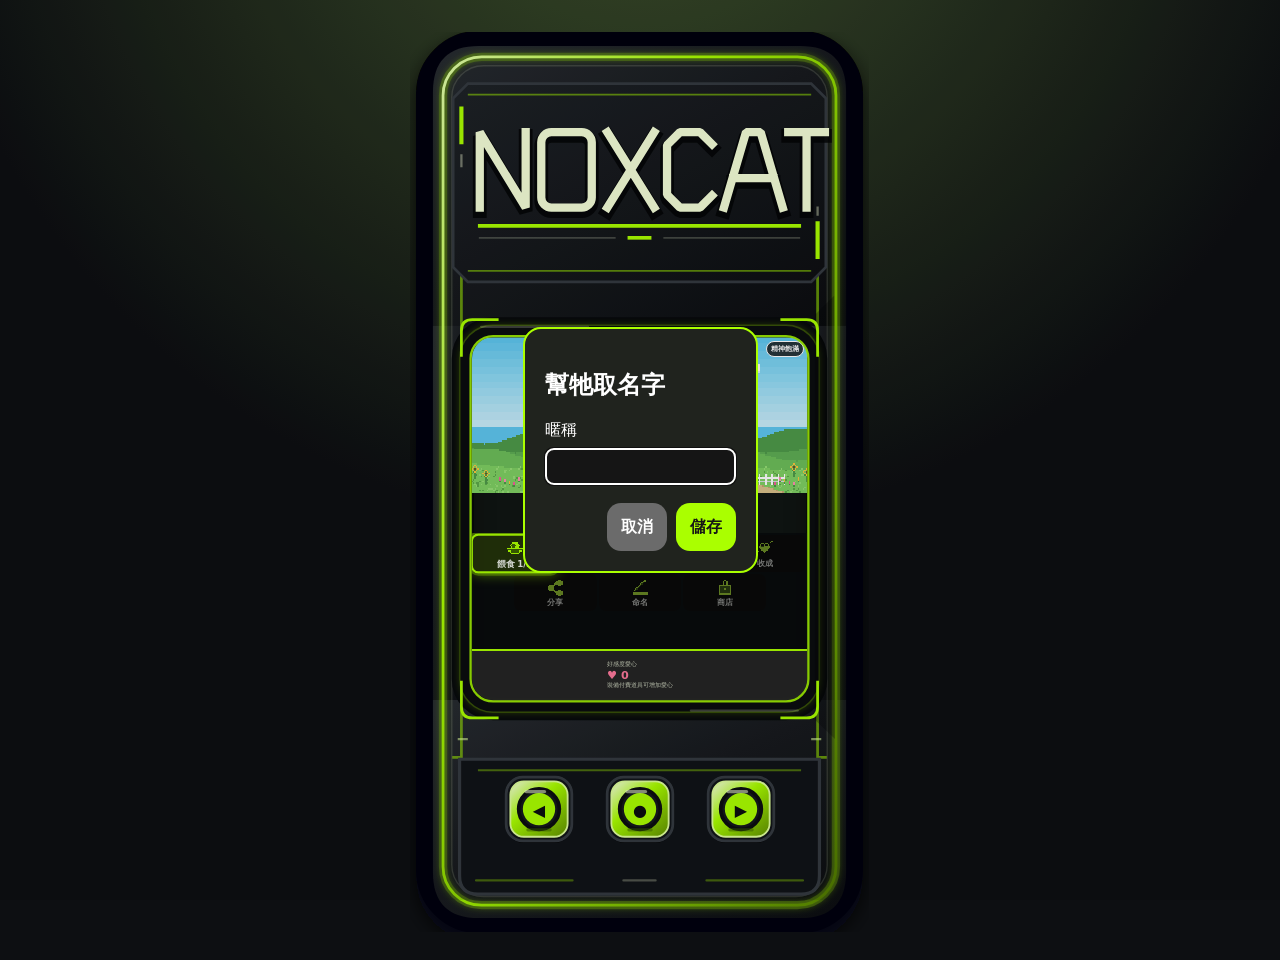
<file: tamagotchi-test.html>
<!doctype html>
<html lang="zh-Hant"><head><meta charset="utf-8"><meta name="viewport" content="width=device-width,initial-scale=1,viewport-fit=cover"><meta name="theme-color" content="#1a1a1a"><title>NOX 喵喵喵</title><link rel="stylesheet" href="tamagotchi.css"><link rel="stylesheet" href="shop.css"></head>
<body><main class="game-shell"><header><p class="eyebrow">NOXCAT FARM</p><h1>NOX 喵喵喵</h1><p class="subtitle" id="welcome">每天陪牠一下，收成愛心。</p></header>
<section class="device" aria-label="NOXCAT 電子雞"><div class="brand">NOXCAT</div><div class="bezel"><div class="screen"><section class="farm" aria-live="polite"><div id="equipped-background" aria-hidden="true"></div><div class="cloud cloud-one"></div><div class="cloud cloud-two"></div><div class="status"><span id="mood">精神飽滿</span></div><div class="cat-frame"><img id="cat" width="144" height="144" src="assets/noxcat-normal.png" alt="NOX 喵喵喵"><div id="equipped-visual" aria-hidden="true"></div></div></section><p id="message" class="message">一顆黑色小蛋正在等待你的照顧。</p><section id="warning" class="warning" hidden>⚠️ 牠好像不太舒服，今天陪牠互動一下吧！</section><section id="menu" class="menu" aria-label="主選單"><div class="menu-row menu-row--top"><div class="menu-item" data-menu-item="feed"><img src="assets/menu-feed-16px.png" alt=""><span id="feed-label">餵食</span></div><div class="menu-item" data-menu-item="play"><img src="assets/menu-play-16px.png" alt="">玩耍</div><div class="menu-item" data-menu-item="clean"><img src="assets/menu-clean-16px.png" alt="">清潔</div><div class="menu-item" data-menu-item="harvest"><img src="assets/menu-heart-16px.png" alt="">收成</div></div><div class="menu-row menu-row--bottom"><div class="menu-item" data-menu-item="share"><img src="assets/menu-share-16px.png" alt="">分享</div><div class="menu-item" data-menu-item="name"><img src="assets/menu-name-16px.png" alt="">命名</div><div class="menu-item" data-menu-item="shop"><img src="assets/menu-shop-16px.png" alt="">商店</div></div></section><section class="harvest-card"><div><span class="label">好感度愛心</span><strong>♥ <span id="hearts">0</span></strong><small id="equipment-bonus"></small></div></section></div></div><section class="device-controls" aria-label="電子雞操作按鈕"><button id="menu-left" type="button" aria-label="上一個選單項目">◀</button><button id="menu-confirm" type="button" aria-label="確認目前選單項目">●</button><button id="menu-right" type="button" aria-label="下一個選單項目">▶</button></section></section>
<button id="harvest" type="button" hidden aria-hidden="true" tabindex="-1"></button><button id="share" type="button" hidden aria-hidden="true" tabindex="-1"></button><button id="open-settings" type="button" hidden aria-hidden="true" tabindex="-1"></button><button id="open-shop" type="button" hidden aria-hidden="true" tabindex="-1"></button><section id="hospital" class="hospital" hidden><h2>🏥 NOX 喵喵喵在醫院</h2><p>連續 3 天沒有互動。追蹤官方 X 後，自行確認即可復活。</p><a class="follow" href="https://x.com/NOX" target="_blank" rel="noopener noreferrer">追蹤 NOX 官方 X ↗</a><button id="confirm-follow">我已追蹤，讓牠復活</button></section>
<dialog id="name-dialog"><form method="dialog"><h2>幫牠取名字</h2><label>暱稱 <input id="pet-name" maxlength="24" required autocomplete="off"></label><div class="dialog-actions"><button value="cancel">取消</button><button id="save-name" value="default">儲存</button></div></form></dialog><footer>進度只存在這台裝置；換裝置會遇見一隻新的 NOX 喵喵喵。</footer><dialog id="shop-dialog"><section class="noxcat-shop" aria-labelledby="shop-title"><div class="shop-heading"><h2 id="shop-title">NOX 愛心商店</h2><button data-close="shop-dialog" type="button">關閉</button></div><p id="shop-status">使用照顧 NOX 喵喵喵獲得的愛心兌換道具。</p><div id="shop-items"></div><section id="owned-items" hidden><h3>我的道具</h3><div id="owned-list"></div></section></section></dialog><dialog id="confirm-dialog"><section class="noxcat-shop" aria-labelledby="confirm-title"><h2 id="confirm-title">確認兌換</h2><p id="confirm-copy"></p><p id="confirm-wallet-note">愛心會立即扣除；本流程不會連接錢包或發送鏈上交易。</p><div class="shop-actions"><button data-close="confirm-dialog" type="button">取消</button><button id="confirm-purchase" type="button">確認兌換</button></div></section></dialog></main><script>window.NOXCAT_TEST_MODE = true;</script><script src="core.js"></script><script src="tamagotchi.js"></script><script src="shop.js"></script></body></html>
</file>
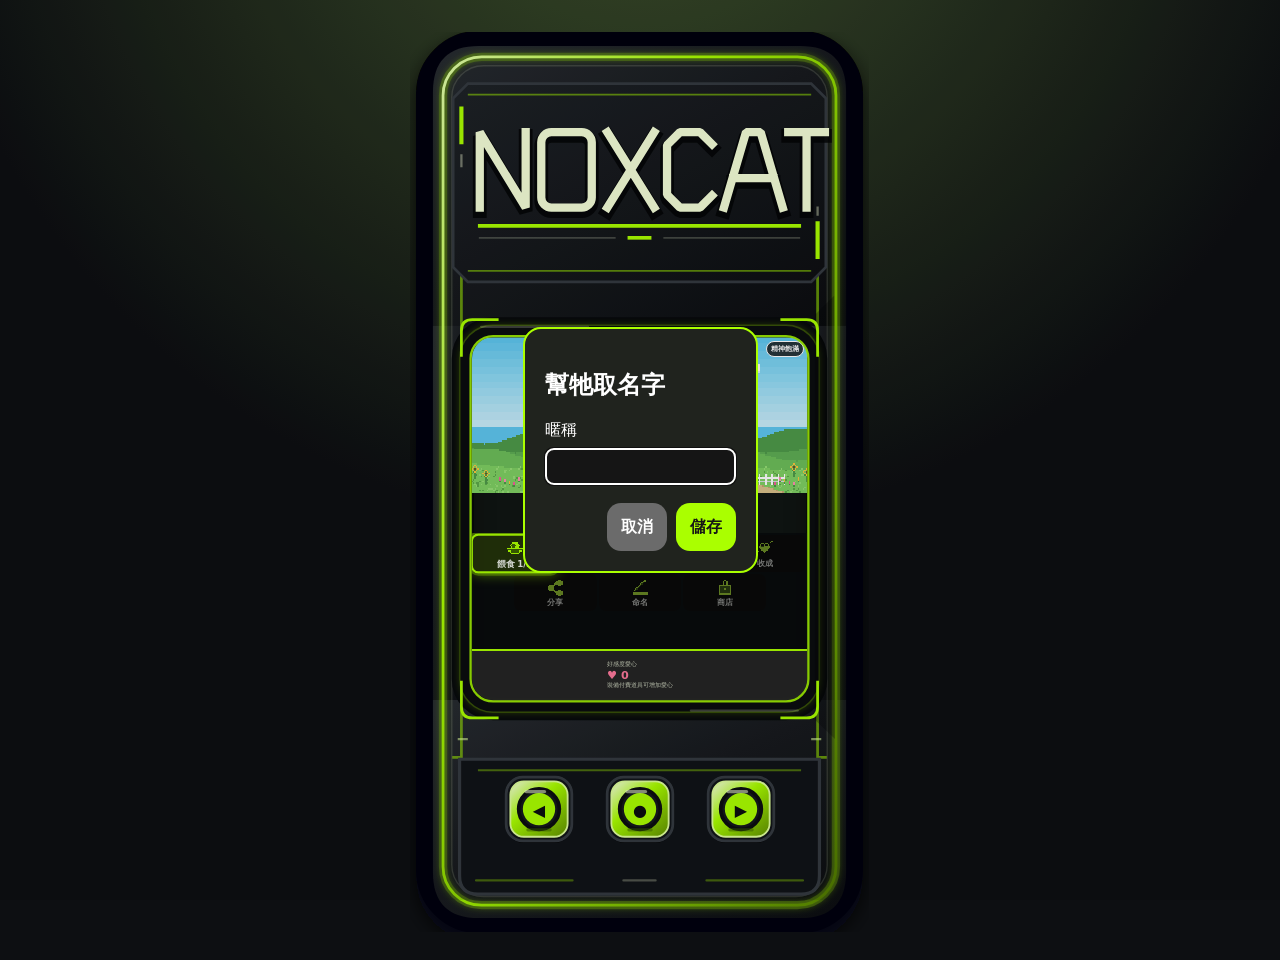
<file: tamagotchi.html>
<!doctype html>
<html lang="zh-Hant"><head><meta charset="utf-8"><meta name="viewport" content="width=device-width,initial-scale=1,viewport-fit=cover"><meta name="theme-color" content="#1a1a1a"><title>NOX 喵喵喵</title><link rel="stylesheet" href="tamagotchi.css"><link rel="stylesheet" href="shop.css"></head>
<body><main class="game-shell"><header><p class="eyebrow">NOXCAT FARM</p><h1>NOX 喵喵喵</h1><p class="subtitle" id="welcome">每天陪牠一下，收成愛心。</p></header>
<section class="device" aria-label="NOXCAT 電子雞"><div class="brand">NOXCAT</div><div class="bezel"><div class="screen"><section class="farm" aria-live="polite"><div id="equipped-background" aria-hidden="true"></div><div class="cloud cloud-one"></div><div class="cloud cloud-two"></div><div class="status"><span id="mood">精神飽滿</span></div><div class="cat-frame"><img id="cat" width="144" height="144" src="assets/noxcat-normal.png" alt="NOX 喵喵喵"><div id="equipped-visual" aria-hidden="true"></div></div></section><p id="message" class="message">一顆黑色小蛋正在等待你的照顧。</p><section id="warning" class="warning" hidden>⚠️ 牠好像不太舒服，今天陪牠互動一下吧！</section><section id="menu" class="menu" aria-label="主選單"><div class="menu-row menu-row--top"><div class="menu-item" data-menu-item="feed"><img src="assets/menu-feed-16px.png" alt=""><span id="feed-label">餵食</span></div><div class="menu-item" data-menu-item="play"><img src="assets/menu-play-16px.png" alt="">玩耍</div><div class="menu-item" data-menu-item="clean"><img src="assets/menu-clean-16px.png" alt="">清潔</div><div class="menu-item" data-menu-item="harvest"><img src="assets/menu-heart-16px.png" alt="">收成</div></div><div class="menu-row menu-row--bottom"><div class="menu-item" data-menu-item="share"><img src="assets/menu-share-16px.png" alt="">分享</div><div class="menu-item" data-menu-item="name"><img src="assets/menu-name-16px.png" alt="">命名</div><div class="menu-item" data-menu-item="shop"><img src="assets/menu-shop-16px.png" alt="">商店</div></div></section><section class="harvest-card"><div><span class="label">好感度愛心</span><strong>♥ <span id="hearts">0</span></strong><small id="equipment-bonus"></small></div></section></div></div><section class="device-controls" aria-label="電子雞操作按鈕"><button id="menu-left" type="button" aria-label="上一個選單項目">◀</button><button id="menu-confirm" type="button" aria-label="確認目前選單項目">●</button><button id="menu-right" type="button" aria-label="下一個選單項目">▶</button></section></section>
<button id="harvest" type="button" hidden aria-hidden="true" tabindex="-1"></button><button id="share" type="button" hidden aria-hidden="true" tabindex="-1"></button><button id="open-settings" type="button" hidden aria-hidden="true" tabindex="-1"></button><button id="open-shop" type="button" hidden aria-hidden="true" tabindex="-1"></button><section id="hospital" class="hospital" hidden><h2>🏥 NOX 喵喵喵在醫院</h2><p>連續 3 天沒有互動。追蹤官方 X 後，自行確認即可復活。</p><a class="follow" href="https://x.com/NOX" target="_blank" rel="noopener noreferrer">追蹤 NOX 官方 X ↗</a><button id="confirm-follow">我已追蹤，讓牠復活</button></section>
<dialog id="name-dialog"><form method="dialog"><h2>幫牠取名字</h2><label>暱稱 <input id="pet-name" maxlength="24" required autocomplete="off"></label><div class="dialog-actions"><button value="cancel">取消</button><button id="save-name" value="default">儲存</button></div></form></dialog><footer>進度只存在這台裝置；換裝置會遇見一隻新的 NOX 喵喵喵。</footer><dialog id="shop-dialog"><section class="noxcat-shop" aria-labelledby="shop-title"><div class="shop-heading"><h2 id="shop-title">NOX 愛心商店</h2><button data-close="shop-dialog" type="button">關閉</button></div><p id="shop-status">使用照顧 NOX 喵喵喵獲得的愛心兌換道具。</p><div id="shop-items"></div><section id="owned-items" hidden><h3>我的道具</h3><div id="owned-list"></div></section></section></dialog><dialog id="confirm-dialog"><section class="noxcat-shop" aria-labelledby="confirm-title"><h2 id="confirm-title">確認兌換</h2><p id="confirm-copy"></p><p id="confirm-wallet-note">愛心會立即扣除；本流程不會連接錢包或發送鏈上交易。</p><div class="shop-actions"><button data-close="confirm-dialog" type="button">取消</button><button id="confirm-purchase" type="button">確認兌換</button></div></section></dialog></main><script src="core.js"></script><script src="tamagotchi.js"></script><script src="shop.js"></script></body></html>
</file>
<file: tamagotchi.css>
/* Hallmark · component: device shell + controls · genre: playful · theme: NOXCAT brand
 * pre-emit critique: P5 H5 E5 S5 R5 V5 · states: default · hover · focus · active · disabled
 * contrast: lime focus ring on near-black surface; near-black glyph on lime key face
 */
:root{color-scheme:dark;font-family:ui-rounded,"PingFang TC","Noto Sans TC",system-ui,sans-serif;background:#0d0f12;color:#fff;--nox-lime:#aaff00;--shell-1:#2a2e34;--shell-2:#191c21;--shell-edge:#0e1013;--bezel:#0b0d10}
*{box-sizing:border-box}
body{margin:0;min-height:100vh;background:radial-gradient(circle at 50% -20%,#40552d,#0d0f12 55%)}
button,.follow{font:inherit;font-weight:800;cursor:pointer;border:0;border-radius:14px;min-height:48px;text-decoration:none}
.game-shell{width:min(100%,540px);margin:auto;padding:20px 16px max(28px,env(safe-area-inset-bottom));text-align:center}
.eyebrow{font-size:.72rem;letter-spacing:.2em;color:var(--nox-lime);margin:0}.game-shell h1{font-size:clamp(2rem,9vw,2.8rem);margin:4px 0}.subtitle{margin:0 0 18px;color:#cad0c4}
.device{position:relative;width:min(92vw,72svh);aspect-ratio:1000/1300;margin:auto;padding:0;background:transparent}
.device::before{content:none}.brand{display:none}
.bezel{display:contents}.screen{overflow:hidden;border-radius:7%;background:#101513;box-shadow:inset 0 0 0 2px #05070a,inset 0 0 22px #0006}
.farm{height:300px;position:relative;overflow:hidden;background-image:url("assets/farm-bg-tileable-960x300-x3.png");background-repeat:repeat-x;background-position:center bottom;background-size:auto 300px;image-rendering:pixelated}.status{position:absolute;z-index:3;left:12px;right:12px;top:12px;display:flex;justify-content:flex-end}.status span{background:#1a1a1ad9;border:2px solid #fff;border-radius:999px;padding:5px 9px;font-weight:700;font-size:.8rem}.cat-frame{position:absolute;z-index:2;left:50%;bottom:6px;transform:translateX(-50%);width:144px;height:144px;animation:idle-float 2.6s ease-in-out infinite}.cat-frame img{width:100%;height:100%;image-rendering:pixelated;object-fit:contain}.cat-frame img.care-feed{animation:care-feed .45s ease-in-out}.cat-frame img.care-play{animation:care-play .45s ease-in-out}.cat-frame img.care-clean{animation:care-clean .45s ease-in-out}
#cat{position:relative;z-index:2}#cat.care-feed,#cat.care-play,#cat.care-clean{z-index:6}#equipped-background{position:absolute;z-index:1;inset:0;pointer-events:none}.farm>#equipped-background .equipment-overlay{position:absolute;inset:0;width:100%;height:100%;image-rendering:pixelated;object-fit:fill}.cat-frame>#equipped-visual{position:absolute;inset:0;pointer-events:none}.cat-frame .equipment-overlay{position:absolute;inset:0;width:100%;height:100%;image-rendering:pixelated;object-fit:contain}
.care-effect{position:absolute;z-index:6;pointer-events:none;image-rendering:pixelated;opacity:0;animation:care-effect .45s ease-out forwards}.care-effect--feed{width:60px;height:48px}.care-effect--play{left:60px;top:-17px;width:102px;height:102px;transform-origin:50% 100%}.care-effect--clean{inset:0;width:144px;height:144px}
@keyframes idle-float{0%,100%{transform:translateX(-50%) translateY(0)}50%{transform:translateX(-50%) translateY(-3px)}}@keyframes care-feed{0%,100%{transform:scale(1)}50%{transform:scale(1.15)}}@keyframes care-play{0%,25%,75%,100%{transform:rotate(0)}25%{transform:rotate(-8deg)}75%{transform:rotate(8deg)}}@keyframes care-clean{0%,100%{transform:scale(1)}50%{transform:scale(.9) rotate(-3deg)}}@keyframes care-effect{0%{opacity:0;transform:translateY(8px) scale(.9)}30%{opacity:1}100%{opacity:0;transform:translateY(-8px) scale(1)}}
.message{min-height:32px;margin:8px;color:#e8ece5;font-size:.9rem}.warning{margin:0 8px 8px;padding:8px;background:#674d22;border-radius:12px;color:#fff0bd}.menu{padding:6px;background:#080a0deb}.menu-row{display:grid;gap:5px}.menu-row--top{grid-template-columns:repeat(4,1fr)}.menu-row--bottom{grid-template-columns:repeat(3,1fr);margin:5px 12% 0}.menu-item{min-height:48px;display:grid;place-items:center;gap:2px;padding:3px;border:2px solid transparent;border-radius:7px;background:#111;color:#e8ece5;font-size:.65rem;font-weight:800;filter:brightness(.55) saturate(.7);transition:none}.menu-item img{width:30px;height:30px;image-rendering:pixelated}.menu-item.is-selected{filter:none;border-color:var(--nox-lime);background-color:#aaff0029;box-shadow:0 0 0 2px #aaff004d,0 0 12px #aaff008c;transform:scale(1.08);z-index:1}.harvest-card{margin:0;padding:10px 14px;display:flex;align-items:center;justify-content:center;text-align:left;background:#252525;border-top:2px solid var(--nox-lime)}.label,small{display:block;font-size:.78rem;color:#c7ceb9}.harvest-card strong{color:#ff799d;font-size:1.5rem}
.device-controls{display:grid;grid-template-columns:repeat(3,1fr);gap:24px;margin:20px 16px 0}.device-controls button{display:grid;place-items:center;padding:8px;border-radius:50%;background:linear-gradient(180deg,#252a31,#0f1216);color:var(--nox-lime);box-shadow:inset 0 2px #ffffff1a,inset 0 -3px 6px #000b,0 4px 8px #0009,0 0 0 2px #aaff002e;font-size:1.25rem}.device-controls #menu-confirm{background:linear-gradient(180deg,#354022,#0f1216)}
.hospital{margin-top:16px;padding:17px;background:#563b47;border:2px solid #ff799d;border-radius:16px}.hospital h2{margin:0 0 8px}.hospital p{color:#ffe9ef}.follow{display:block;padding:14px;background:#fff;color:#1a1a1a;margin:12px 0}.hospital button{width:100%;background:var(--nox-lime);color:#151515}dialog{max-width:min(94vw,450px);padding:0;border:2px solid var(--nox-lime);border-radius:18px;background:#20231e;color:#fff}.dialog-actions{display:flex;justify-content:flex-end;gap:9px;margin-top:18px}.dialog-actions button{padding:8px 14px}.dialog-actions button:last-child{background:var(--nox-lime);color:#151515}#name-dialog form{padding:20px;text-align:left}#name-dialog input{display:block;width:100%;margin-top:7px;padding:10px;border-radius:8px;border:1px solid var(--nox-lime);background:#151515;color:#fff}footer{font-size:.76rem;color:#9ba298;margin:20px 12px 0;line-height:1.5}@media (min-width:700px){.game-shell{padding-top:32px}}
/* Viewport containment overrides. */
@media (max-width:699px){body{height:100svh;min-height:0;overflow:hidden}.game-shell{height:100svh;min-height:0;padding:0;display:flex;flex-direction:column;justify-content:center}.game-shell h1{font-size:clamp(1.55rem,7vw,2.1rem);margin:2px 0}.subtitle{margin:0 0 8px;font-size:.88rem}.farm{height:clamp(178px,27svh,300px);background-size:auto clamp(178px,27svh,300px)}footer{margin-top:8px}#hospital:not([hidden]){position:fixed;z-index:10;inset:0;margin:0;padding:24px 20px;overflow-y:auto;background:#563b47;border:0;border-radius:0}}
@media (max-width:699px) and (max-height:700px){.game-shell{justify-content:center;padding:0}.eyebrow{font-size:.62rem}.game-shell h1{font-size:1.35rem}.subtitle{margin-bottom:4px;font-size:.75rem}.farm{height:155px;background-size:auto 155px}.message{min-height:24px;margin:4px;font-size:.78rem}.warning{margin:0 4px 4px;padding:5px;font-size:.72rem}.menu{padding:4px}.menu-row{gap:3px}.menu-row--bottom{margin-top:3px}.menu-item{min-height:34px;font-size:.55rem;padding:2px}.menu-item img{width:22px;height:22px}.harvest-card{padding:5px 10px}.harvest-card strong{font-size:1.2rem}.label,small{font-size:.65rem}footer{margin-top:4px;font-size:.64rem;line-height:1.25}}

/* Sara v6 shell geometry: preserve the approved 1000×1960 cutout and control anchors. */
.game-shell>header,.game-shell>footer{display:none}.device{width:min(100%,51.020408svh);max-width:none;aspect-ratio:1000/1960}.device::after{content:"";position:absolute;z-index:2;inset:0;background:url("assets/noxcat-device-shell-v6-sara.svg") center/contain no-repeat;pointer-events:none}.screen{position:absolute;z-index:1;left:13.5%;top:33.9286%;width:73%;height:40.3061%;display:flex;flex-direction:column;border-radius:6.3014% / 5.82%}.farm{height:41%;flex:none;background-size:auto 100%}.status{top:4px;left:4px;right:4px}.status span{padding:2px 4px;border-width:1px;font-size:.45rem}.cat-frame{width:38%;height:auto;aspect-ratio:1;bottom:0}.message{min-height:0;height:11%;margin:0;padding:2px 4px;overflow:hidden;font-size:.38rem;line-height:1.25}.warning{margin:0;padding:2px 4px;font-size:.4rem}.menu{height:34%;padding:2px;overflow:hidden}.menu-row{gap:2px}.menu-row--bottom{margin:2px 12% 0}.menu-item{min-height:0;padding:1px;font-size:.36rem;line-height:1.1}.menu-item img{width:14px;height:14px}.harvest-card{height:14%;min-height:0;padding:2px 5px;font-size:.4rem}.label,small{font-size:.35rem}.harvest-card strong{font-size:.7rem}.device-controls{position:absolute;z-index:3;inset:0;margin:0;display:block;pointer-events:none}.device-controls button{position:absolute;min-height:0;padding:0;pointer-events:auto;border-radius:28%;background:url("assets/noxcat-device-button-v6-sara.svg") center/contain no-repeat!important;box-shadow:none;color:#0b0d10;text-shadow:none;font-size:clamp(.65rem,2vw,1rem);transition:transform 120ms cubic-bezier(.16,1,.3,1),filter 120ms cubic-bezier(.16,1,.3,1)}.device-controls #menu-left{left:20.4%;top:82.602%;width:15.2%;height:7.7551%}.device-controls #menu-confirm{left:42.4%;top:82.602%;width:15.2%;height:7.7551%}.device-controls #menu-right{left:64.4%;top:82.602%;width:15.2%;height:7.7551%}
.device-controls button:focus-visible{outline:3px solid var(--nox-lime);outline-offset:3px}.device-controls button:active{transform:scale(.97);filter:brightness(.86)}.device-controls button:disabled{cursor:not-allowed;opacity:.5;filter:grayscale(.5)}
@media (hover:hover) and (pointer:fine){.device-controls button:hover{transform:translateY(-1px);filter:brightness(1.1)}.device-controls button:active{transform:translateY(1px) scale(.97)}}
@media (prefers-reduced-motion:reduce){.device-controls button{transition:none}.device-controls button:hover,.device-controls button:active{transform:none}}

/* Ron's clarification: retain the message row; only hide its idle copy. */
.screen>.farm{height:43%}.screen>.message{position:static;z-index:auto;left:auto;right:auto;top:auto;min-height:0;height:11%;margin:0;padding:2px 4px;overflow:hidden;border-radius:0;background:transparent;color:transparent;font-size:.38rem;line-height:1.25;opacity:1;pointer-events:none;transition:none}.screen>.message.is-visible{color:#e8ece5}.screen>.warning{position:static;z-index:auto;left:auto;right:auto;top:auto;margin:0;padding:2px 4px;font-size:.4rem}.screen>.menu{height:32%;flex:none}.screen>.menu .menu-item{font-size:.5rem}.screen>.menu .menu-item img{width:20px;height:20px}
</file>
<file: shop.css>
.noxcat-shop{padding:20px;max-width:420px}.shop-heading,.shop-actions{display:flex;align-items:center;justify-content:space-between;gap:10px}.shop-item{display:flex;align-items:center;gap:10px;margin:10px 0;padding:12px;border:1px solid #aaff00;border-radius:12px}.shop-item div{flex:1}.shop-item p,#shop-status{margin:4px 0;color:#c7ceb9}.item-icon{font-size:1.5rem}.shop-item button,.shop-actions button{padding:9px 12px;background:#aaff00;color:#151515}.shop-item button:disabled{background:#596052;color:#e2e5dd}.shop-actions button:first-child,.shop-heading button{background:#30362c;color:#fff}#owned-list>div{display:flex;justify-content:space-between;gap:10px;padding:8px 0}#owned-list button{padding:6px 10px}
</file>
